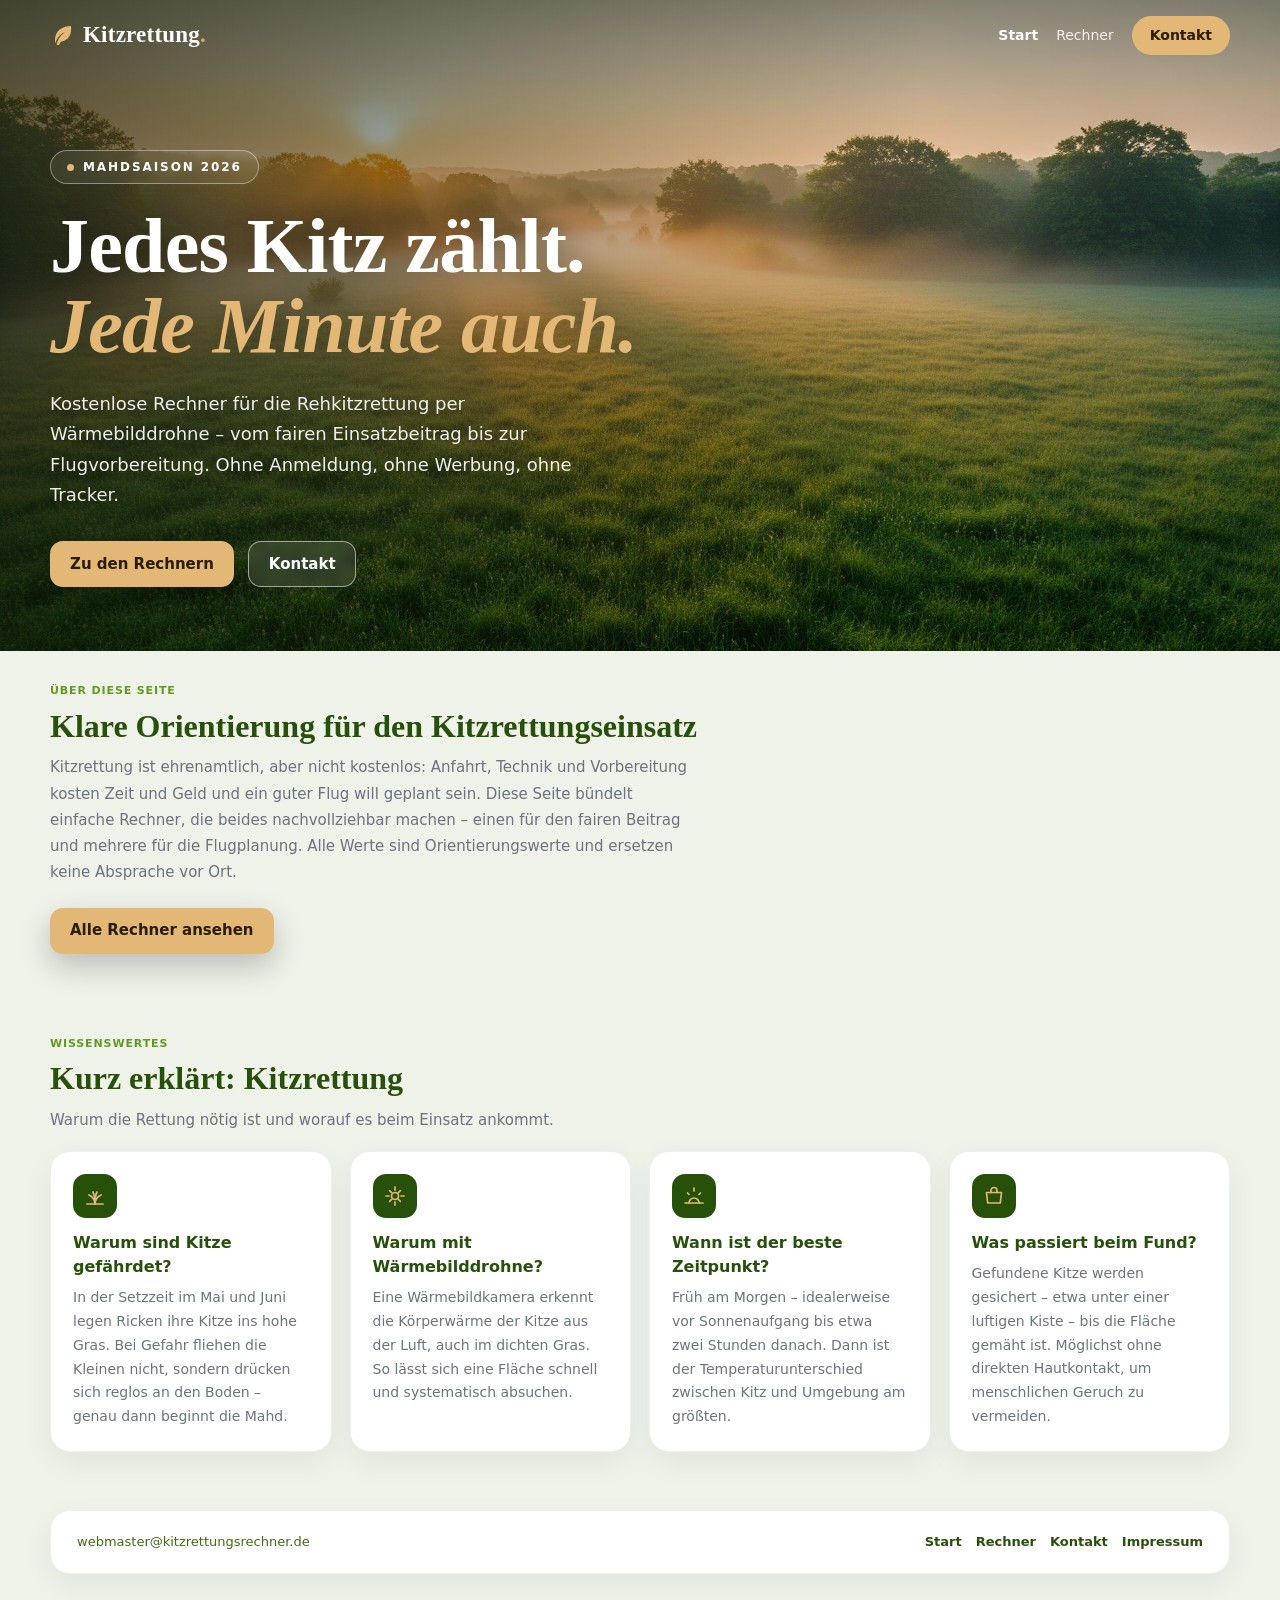
<file: index.html>
<!DOCTYPE html>
<html lang="de">
<head>
  <meta charset="UTF-8" />
  <meta name="viewport" content="width=device-width, initial-scale=1.0" />
  <title>Kitzrettung – Rechner für den Drohneneinsatz vor der Mahd</title>
  <meta name="description" content="Kostenlose Rechner für die Rehkitzrettung per Wärmebilddrohne: fairer Spendenbeitrag, Bodenauflösung, Geschwindigkeit, Flughöhe, Anzeigedauer und mehr." />
  <link rel="stylesheet" href="styles.css" />
</head>
<body class="home">

  <header class="site-header" id="siteHeader">
    <div class="container nav">
      <a class="brand brand--logo" href="index.html">
        <svg class="leaf" viewBox="0 0 24 24" fill="currentColor" aria-hidden="true">
          <path d="M21 3C11.6 3 5 8.4 5 17c0 1.3.15 2.5.45 3.6.95-4.3 3.6-8.9 9.55-11.6-5.2 3.9-7.9 8.6-8.5 13H9c.5-1.2 1.2-2.3 2-3.3C19 17.4 22 10.6 21 3Z"/>
        </svg>
        <span class="logo-word">Kitzrettung<span class="dot-accent">.</span></span>
      </a>
      <nav class="nav-links">
        <a href="index.html" class="active">Start</a>
        <a href="rechner.html">Rechner</a>
        <a href="kontakt.html" class="nav-cta nav-cta--amber">Kontakt</a>
      </nav>
    </div>
  </header>

  <main id="top">

    <!-- Foto-Hero -->
    <section class="photo-hero">
      <div class="container">
        <div class="ph-inner">
          <span class="ph-eyebrow"><span class="dot"></span> Mahdsaison 2026</span>
          <h1 class="ph-title">Jedes Kitz zählt.<br><span class="it">Jede Minute auch.</span></h1>
          <p class="ph-lead">
            Kostenlose Rechner für die Rehkitzrettung per Wärmebilddrohne – vom fairen Einsatzbeitrag bis zur Flugvorbereitung. Ohne Anmeldung, ohne Werbung, ohne Tracker.
          </p>
          <div class="ph-actions">
            <a class="btn btn-amber" href="rechner.html">Zu den Rechnern</a>
            <a class="btn btn-ghost-light" href="kontakt.html">Kontakt</a>
          </div>
        </div>
      </div>
    </section>

    <!-- Über die Seite -->
    <section class="section">
      <div class="container">
        <div class="section-head">
          <div class="section-kicker">Über diese Seite</div>
          <h2 class="section-title">Klare Orientierung für den Kitzrettungseinsatz</h2>
          <p class="section-text">
            Kitzrettung ist ehrenamtlich, aber nicht kostenlos: Anfahrt, Technik und Vorbereitung kosten Zeit und Geld und ein guter Flug will geplant sein. Diese Seite bündelt einfache Rechner, die beides nachvollziehbar machen – einen für den fairen Beitrag und mehrere für die Flugplanung. Alle Werte sind Orientierungswerte und ersetzen keine Absprache vor Ort.
          </p>
          <div class="ph-actions" style="margin-top:22px;">
            <a class="btn btn-amber" href="rechner.html">Alle Rechner ansehen</a>
          </div>
        </div>
      </div>
    </section>

    <!-- Wissenswertes -->
    <section class="section">
      <div class="container">
        <div class="section-head">
          <div class="section-kicker">Wissenswertes</div>
          <h2 class="section-title">Kurz erklärt: Kitzrettung</h2>
          <p class="section-text">
            Warum die Rettung nötig ist und worauf es beim Einsatz ankommt.
          </p>
        </div>
        <div class="card-grid">

          <article class="info-card">
            <div class="info-icon">
              <svg viewBox="0 0 24 24" fill="none" stroke="currentColor" stroke-width="1.7" stroke-linecap="round" stroke-linejoin="round" aria-hidden="true"><path d="M4 20h16"/><path d="M12 20c0-5 0-8 2-12"/><path d="M12 20c0-5 0-8-2-12"/><path d="M12 20c0-4 2-7 6-9"/><path d="M12 20c0-4-2-7-6-9"/></svg>
            </div>
            <h3>Warum sind Kitze gefährdet?</h3>
            <p>In der Setzzeit im Mai und Juni legen Ricken ihre Kitze ins hohe Gras. Bei Gefahr fliehen die Kleinen nicht, sondern drücken sich reglos an den Boden – genau dann beginnt die Mahd.</p>
          </article>

          <article class="info-card">
            <div class="info-icon">
              <svg viewBox="0 0 24 24" fill="none" stroke="currentColor" stroke-width="1.7" stroke-linecap="round" stroke-linejoin="round" aria-hidden="true"><circle cx="12" cy="12" r="3.5"/><path d="M12 3v3M12 18v3M3 12h3M18 12h3"/><path d="M6.6 6.6 8.6 8.6M17.4 6.6 15.4 8.6M6.6 17.4 8.6 15.4M17.4 17.4 15.4 15.4"/></svg>
            </div>
            <h3>Warum mit Wärmebilddrohne?</h3>
            <p>Eine Wärmebildkamera erkennt die Körperwärme der Kitze aus der Luft, auch im dichten Gras. So lässt sich eine Fläche schnell und systematisch absuchen.</p>
          </article>

          <article class="info-card">
            <div class="info-icon">
              <svg viewBox="0 0 24 24" fill="none" stroke="currentColor" stroke-width="1.7" stroke-linecap="round" stroke-linejoin="round" aria-hidden="true"><path d="M3 19h18"/><path d="M12 4v3"/><path d="M5.5 9 7 10.5M18.5 9 17 10.5"/><path d="M7 19a5 5 0 0 1 10 0"/></svg>
            </div>
            <h3>Wann ist der beste Zeitpunkt?</h3>
            <p>Früh am Morgen – idealerweise vor Sonnenaufgang bis etwa zwei Stunden danach. Dann ist der Temperaturunterschied zwischen Kitz und Umgebung am größten.</p>
          </article>

          <article class="info-card">
            <div class="info-icon">
              <svg viewBox="0 0 24 24" fill="none" stroke="currentColor" stroke-width="1.7" stroke-linecap="round" stroke-linejoin="round" aria-hidden="true"><path d="M4.5 8.5h15l-1.2 10.5H5.7L4.5 8.5Z"/><path d="M9 8.5V6.5a3 3 0 0 1 6 0v2"/></svg>
            </div>
            <h3>Was passiert beim Fund?</h3>
            <p>Gefundene Kitze werden gesichert – etwa unter einer luftigen Kiste – bis die Fläche gemäht ist. Möglichst ohne direkten Hautkontakt, um menschlichen Geruch zu vermeiden.</p>
          </article>

        </div>
      </div>
    </section>

  </main>

  <footer class="site-footer">
    <div class="container footer-shell">
      <div class="footer-copy">
        <a href="mailto:webmaster@kitzrettungsrechner.de">webmaster@kitzrettungsrechner.de</a>
      </div>
      <div class="footer-links">
        <a href="index.html">Start</a>
        <a href="rechner.html">Rechner</a>
        <a href="kontakt.html">Kontakt</a>
        <a href="impressum.html">Impressum</a>
      </div>
    </div>
  </footer>

  <script>
    const onScroll = () => document.body.classList.toggle('scrolled', window.scrollY > 40);
    window.addEventListener('scroll', onScroll, { passive: true });
    onScroll();
  </script>

</body>
</html>
</file>
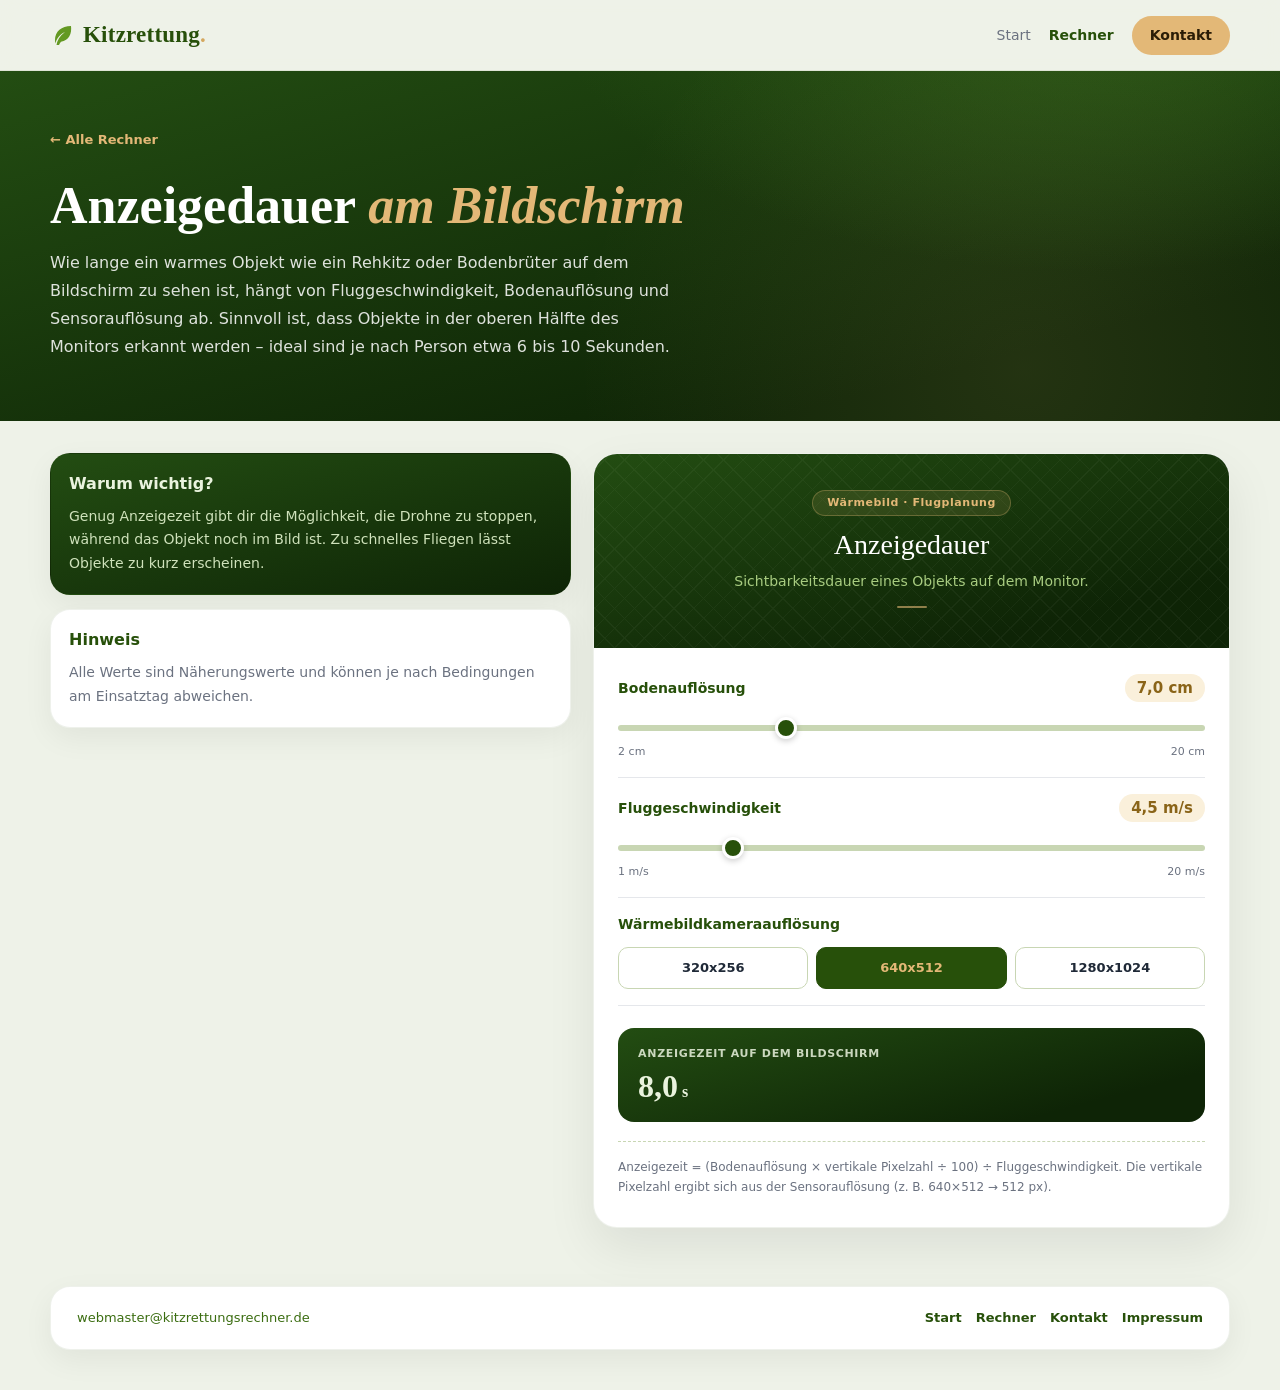
<file: anzeigedauer.html>
<!DOCTYPE html>
<html lang="de">
<head>
  <meta charset="UTF-8" />
  <meta name="viewport" content="width=device-width, initial-scale=1.0" />
  <title>Anzeigedauer am Bildschirm – Flugplanung Kitzrettung</title>
  <meta name="description" content="Rechner für die Anzeigedauer eines Objekts auf dem Bildschirm – abhängig von Bodenauflösung, Fluggeschwindigkeit und Sensorauflösung." />
  <link rel="stylesheet" href="styles.css" />
</head>
<body>

  <header class="site-header" id="siteHeader">
    <div class="container nav">
      <a class="brand brand--logo" href="index.html">
        <svg class="leaf" viewBox="0 0 24 24" fill="currentColor" aria-hidden="true">
          <path d="M21 3C11.6 3 5 8.4 5 17c0 1.3.15 2.5.45 3.6.95-4.3 3.6-8.9 9.55-11.6-5.2 3.9-7.9 8.6-8.5 13H9c.5-1.2 1.2-2.3 2-3.3C19 17.4 22 10.6 21 3Z"/>
        </svg>
        <span class="logo-word">Kitzrettung<span class="dot-accent">.</span></span>
      </a>
      <nav class="nav-links">
        <a href="index.html">Start</a>
        <a href="rechner.html" class="active">Rechner</a>
        <a href="kontakt.html" class="nav-cta nav-cta--amber">Kontakt</a>
      </nav>
    </div>
  </header>

  <main id="top">

    <section class="subhero">
      <div class="container">
        <a class="subhero-back" href="rechner.html">← Alle Rechner</a>
        <h1 class="subhero-title">Anzeigedauer <span class="it">am Bildschirm</span></h1>
        <p class="subhero-lead">
          Wie lange ein warmes Objekt wie ein Rehkitz oder Bodenbrüter auf dem Bildschirm zu sehen ist, hängt von Fluggeschwindigkeit, Bodenauflösung und Sensorauflösung ab. Sinnvoll ist, dass Objekte in der oberen Hälfte des Monitors erkannt werden – ideal sind je nach Person etwa 6 bis 10&nbsp;Sekunden.
        </p>
      </div>
    </section>

    <section class="section">
      <div class="container">

        <div class="fcalc-stage">
          <aside class="calculator-side">
            <div class="side-card side-highlight">
              <h3>Warum wichtig?</h3>
              <p>Genug Anzeigezeit gibt dir die Möglichkeit, die Drohne zu stoppen, während das Objekt noch im Bild ist. Zu schnelles Fliegen lässt Objekte zu kurz erscheinen.</p>
            </div>
            <div class="side-card">
              <h3>Hinweis</h3>
              <p>Alle Werte sind Näherungswerte und können je nach Bedingungen am Einsatztag abweichen.</p>
            </div>
          </aside>

          <div class="fcalc-card">
            <div class="calc-hero">
              <div class="calc-pattern"></div>
              <div class="calc-hero-inner">
                <div class="calc-tag">Wärmebild · Flugplanung</div>
                <div class="calc-title">Anzeigedauer</div>
                <div class="calc-sub">Sichtbarkeitsdauer eines Objekts auf dem Monitor.</div>
                <div class="calc-divider"></div>
              </div>
            </div>

            <div class="fcalc-body">

              <div class="ffield">
                <div class="ffield-label">
                  <span class="fl-name">Bodenauflösung</span>
                  <span class="fl-value"><span id="gsd-val">7,0</span> cm</span>
                </div>
                <input type="range" id="gsd" min="2" max="20" step="0.1" value="7" />
                <div class="fl-minmax"><span>2 cm</span><span>20 cm</span></div>
              </div>

              <div class="ffield">
                <div class="ffield-label">
                  <span class="fl-name">Fluggeschwindigkeit</span>
                  <span class="fl-value"><span id="speed-val">4,5</span> m/s</span>
                </div>
                <input type="range" id="speed" min="1" max="20" step="0.1" value="4.5" />
                <div class="fl-minmax"><span>1 m/s</span><span>20 m/s</span></div>
              </div>

              <div class="ffield">
                <div class="ffield-label">
                  <span class="fl-name">Wärmebildkameraauflösung</span>
                </div>
                <div class="fradio-group" id="sensor-group"></div>
              </div>

              <div class="fresults">
                <div class="fresult">
                  <div class="fr-label">Anzeigezeit auf dem Bildschirm</div>
                  <div class="fr-value"><span id="res-zeit">8,0</span><span class="fr-unit"> s</span></div>
                </div>
              </div>

              <p class="fnote">
                Anzeigezeit = (Bodenauflösung × vertikale Pixelzahl ÷ 100) ÷ Fluggeschwindigkeit. Die vertikale Pixelzahl ergibt sich aus der Sensorauflösung (z.&nbsp;B. 640×512 → 512&nbsp;px).
              </p>

            </div>
          </div>
        </div>
      </div>
    </section>

  </main>

  <footer class="site-footer">
    <div class="container footer-shell">
      <div class="footer-copy">
        <a href="mailto:webmaster@kitzrettungsrechner.de">webmaster@kitzrettungsrechner.de</a>
      </div>
      <div class="footer-links">
        <a href="index.html">Start</a>
        <a href="rechner.html">Rechner</a>
        <a href="kontakt.html">Kontakt</a>
        <a href="impressum.html">Impressum</a>
      </div>
    </div>
  </footer>

  <script>
    const SENSOREN = [
      { name: '320x256',   vert: 256  },
      { name: '640x512',   vert: 512  },
      { name: '1280x1024', vert: 1024 }
    ];
    let aktiv = 1; // 640x512

    function deNum(n, dec) {
      return n.toLocaleString('de-DE', { minimumFractionDigits: dec, maximumFractionDigits: dec });
    }

    function renderSensoren() {
      const g = document.getElementById('sensor-group');
      g.innerHTML = '';
      SENSOREN.forEach((s, i) => {
        const lbl = document.createElement('label');
        lbl.className = 'fradio' + (i === aktiv ? ' checked' : '');
        lbl.innerHTML = '<input type="radio" name="sensor" value="' + i + '"' + (i === aktiv ? ' checked' : '') + ' />' + s.name;
        lbl.querySelector('input').addEventListener('change', () => { aktiv = i; renderSensoren(); berechnen(); });
        g.appendChild(lbl);
      });
    }

    function berechnen() {
      const gsd = parseFloat(document.getElementById('gsd').value);
      const speed = parseFloat(document.getElementById('speed').value);
      const vert = SENSOREN[aktiv].vert;

      const zeit = Math.round((((gsd * vert) / 100) / speed) * 10) / 10;

      document.getElementById('gsd-val').textContent = deNum(gsd, 1);
      document.getElementById('speed-val').textContent = deNum(speed, 1);
      document.getElementById('res-zeit').textContent = deNum(zeit, 1);
    }

    ['gsd', 'speed'].forEach(id =>
      document.getElementById(id).addEventListener('input', berechnen)
    );
    renderSensoren();
    berechnen();
  </script>

</body>
</html>
</file>
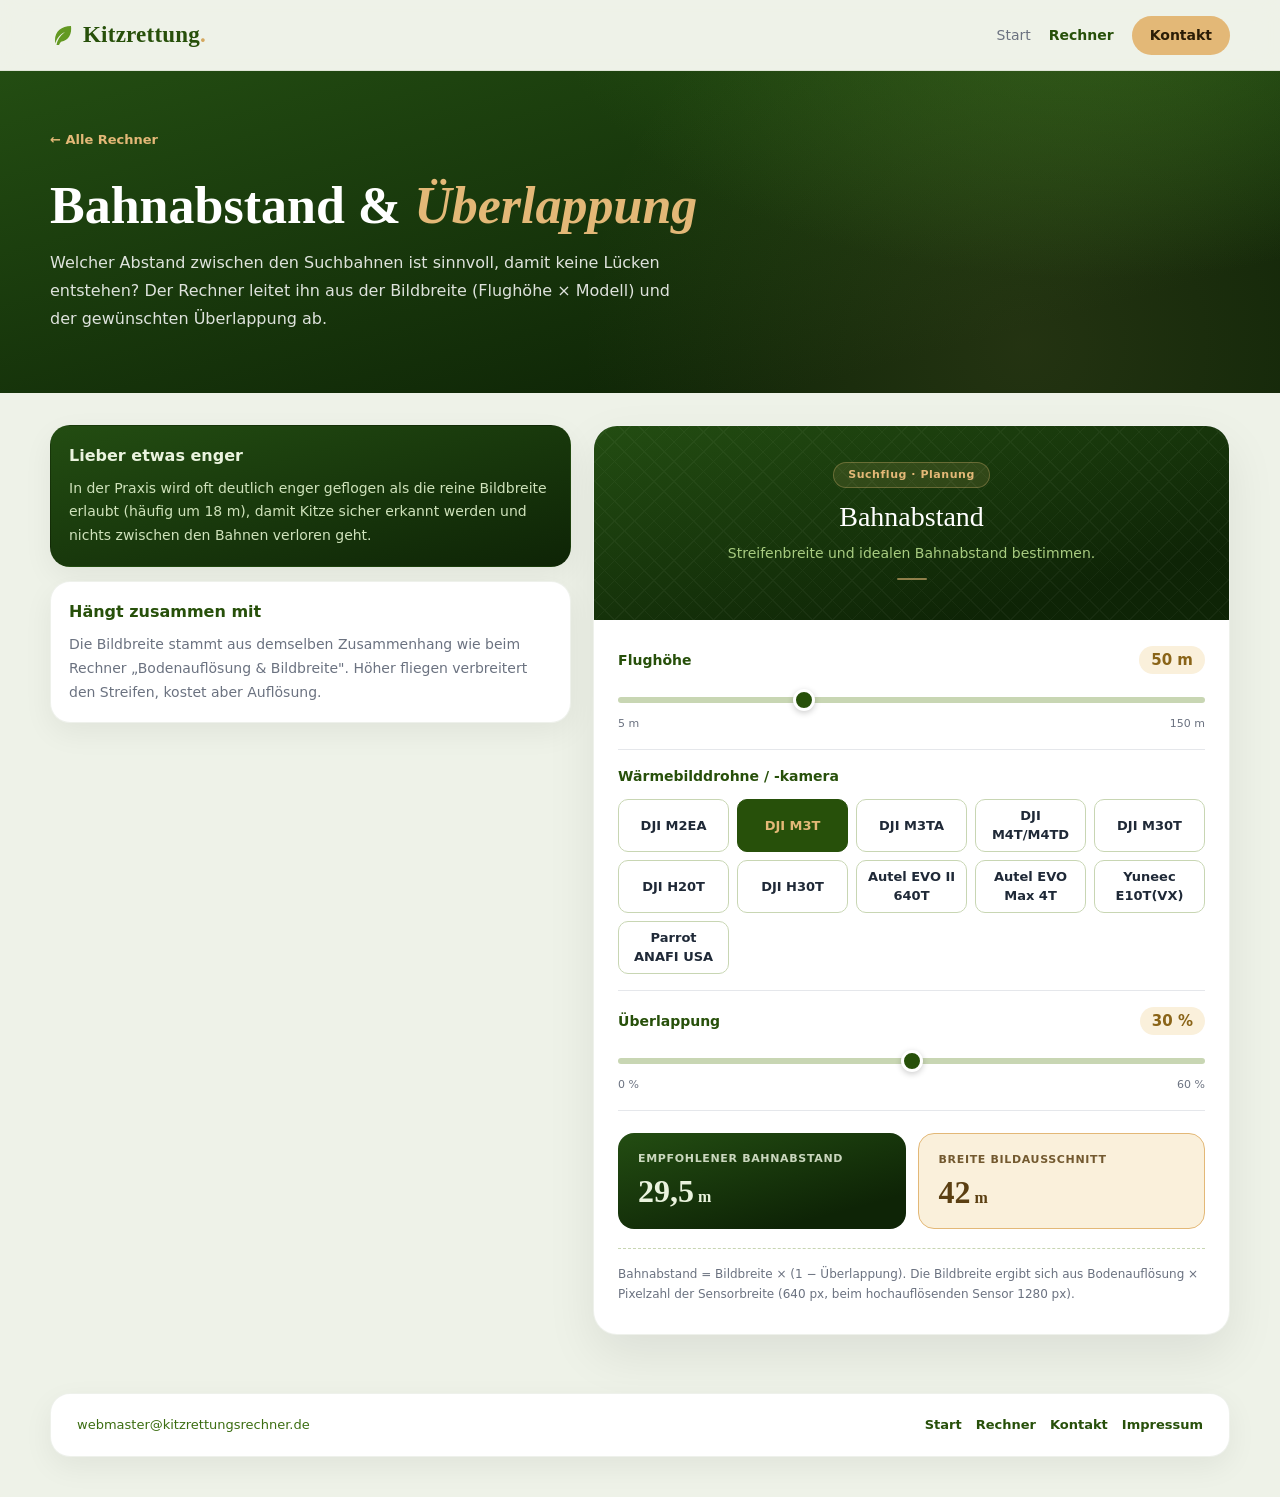
<file: bahnabstand.html>
<!DOCTYPE html>
<html lang="de">
<head>
  <meta charset="UTF-8" />
  <meta name="viewport" content="width=device-width, initial-scale=1.0" />
  <title>Bahnabstand & Überlappung – Kitzrettung</title>
  <meta name="description" content="Rechner für den idealen Bahnabstand beim Suchflug – aus Flughöhe, Drohnenmodell und gewünschter Überlappung des Bildausschnitts." />
  <link rel="stylesheet" href="styles.css" />
</head>
<body>

  <header class="site-header" id="siteHeader">
    <div class="container nav">
      <a class="brand brand--logo" href="index.html">
        <svg class="leaf" viewBox="0 0 24 24" fill="currentColor" aria-hidden="true">
          <path d="M21 3C11.6 3 5 8.4 5 17c0 1.3.15 2.5.45 3.6.95-4.3 3.6-8.9 9.55-11.6-5.2 3.9-7.9 8.6-8.5 13H9c.5-1.2 1.2-2.3 2-3.3C19 17.4 22 10.6 21 3Z"/>
        </svg>
        <span class="logo-word">Kitzrettung<span class="dot-accent">.</span></span>
      </a>
      <nav class="nav-links">
        <a href="index.html">Start</a>
        <a href="rechner.html" class="active">Rechner</a>
        <a href="kontakt.html" class="nav-cta nav-cta--amber">Kontakt</a>
      </nav>
    </div>
  </header>

  <main id="top">

    <section class="subhero">
      <div class="container">
        <a class="subhero-back" href="rechner.html">← Alle Rechner</a>
        <h1 class="subhero-title">Bahnabstand & <span class="it">Überlappung</span></h1>
        <p class="subhero-lead">
          Welcher Abstand zwischen den Suchbahnen ist sinnvoll, damit keine Lücken entstehen? Der Rechner leitet ihn aus der Bildbreite (Flughöhe × Modell) und der gewünschten Überlappung ab.
        </p>
      </div>
    </section>

    <section class="section">
      <div class="container">

        <div class="fcalc-stage">
          <aside class="calculator-side">
            <div class="side-card side-highlight">
              <h3>Lieber etwas enger</h3>
              <p>In der Praxis wird oft deutlich enger geflogen als die reine Bildbreite erlaubt (häufig um 18&nbsp;m), damit Kitze sicher erkannt werden und nichts zwischen den Bahnen verloren geht.</p>
            </div>
            <div class="side-card">
              <h3>Hängt zusammen mit</h3>
              <p>Die Bildbreite stammt aus demselben Zusammenhang wie beim Rechner „Bodenauflösung & Bildbreite". Höher fliegen verbreitert den Streifen, kostet aber Auflösung.</p>
            </div>
          </aside>

          <div class="fcalc-card">
            <div class="calc-hero">
              <div class="calc-pattern"></div>
              <div class="calc-hero-inner">
                <div class="calc-tag">Suchflug · Planung</div>
                <div class="calc-title">Bahnabstand</div>
                <div class="calc-sub">Streifenbreite und idealen Bahnabstand bestimmen.</div>
                <div class="calc-divider"></div>
              </div>
            </div>

            <div class="fcalc-body">

              <div class="ffield">
                <div class="ffield-label">
                  <span class="fl-name">Flughöhe</span>
                  <span class="fl-value"><span id="hoehe-val">50</span> m</span>
                </div>
                <input type="range" id="hoehe" min="5" max="150" step="1" value="50" />
                <div class="fl-minmax"><span>5 m</span><span>150 m</span></div>
              </div>

              <div class="ffield">
                <div class="ffield-label">
                  <span class="fl-name">Wärmebilddrohne / -kamera</span>
                </div>
                <div class="fradio-group" id="drohne-group"></div>
              </div>

              <div class="ffield">
                <div class="ffield-label">
                  <span class="fl-name">Überlappung</span>
                  <span class="fl-value"><span id="ol-val">30</span> %</span>
                </div>
                <input type="range" id="ol" min="0" max="60" step="1" value="30" />
                <div class="fl-minmax"><span>0 %</span><span>60 %</span></div>
              </div>

              <div class="fresults">
                <div class="fresult">
                  <div class="fr-label">Empfohlener Bahnabstand</div>
                  <div class="fr-value"><span id="res-bahn">29,6</span><span class="fr-unit"> m</span></div>
                </div>
                <div class="fresult secondary">
                  <div class="fr-label">Breite Bildausschnitt</div>
                  <div class="fr-value"><span id="res-breite">42</span><span class="fr-unit"> m</span></div>
                </div>
              </div>

              <p class="fnote">
                Bahnabstand = Bildbreite × (1 − Überlappung). Die Bildbreite ergibt sich aus Bodenauflösung × Pixelzahl der Sensorbreite (640&nbsp;px, beim hochauflösenden Sensor 1280&nbsp;px).
              </p>

            </div>
          </div>
        </div>
      </div>
    </section>

  </main>

  <footer class="site-footer">
    <div class="container footer-shell">
      <div class="footer-copy">
        <a href="mailto:webmaster@kitzrettungsrechner.de">webmaster@kitzrettungsrechner.de</a>
      </div>
      <div class="footer-links">
        <a href="index.html">Start</a>
        <a href="rechner.html">Rechner</a>
        <a href="kontakt.html">Kontakt</a>
        <a href="impressum.html">Impressum</a>
      </div>
    </div>
  </footer>

  <script>
    const DROHNEN = [
      { name: 'DJI M2EA',          factor: 0.1319, px: 640  },
      { name: 'DJI M3T',           factor: 0.1319, px: 640  },
      { name: 'DJI M3TA',          factor: 0.088,  px: 640  },
      { name: 'DJI M4T/M4TD',      factor: 0.1,    px: 640  },
      { name: 'DJI M30T',          factor: 0.1319, px: 640  },
      { name: 'DJI H20T',          factor: 0.0889, px: 640  },
      { name: 'DJI H30T',          factor: 0.05,   px: 1280 },
      { name: 'Autel EVO II 640T', factor: 0.092,  px: 640  },
      { name: 'Autel EVO Max 4T',  factor: 0.092,  px: 640  },
      { name: 'Yuneec E10T(VX)',   factor: 0.090,  px: 640  },
      { name: 'Parrot ANAFI USA',  factor: 0.291,  px: 320  }
    ];
    let aktiv = 1; // DJI M3T

    function deNum(n, dec) {
      return n.toLocaleString('de-DE', { minimumFractionDigits: dec, maximumFractionDigits: dec });
    }

    function renderDrohnen() {
      const g = document.getElementById('drohne-group');
      g.innerHTML = '';
      DROHNEN.forEach((d, i) => {
        const lbl = document.createElement('label');
        lbl.className = 'fradio' + (i === aktiv ? ' checked' : '');
        lbl.innerHTML = '<input type="radio" name="drohne" value="' + i + '"' + (i === aktiv ? ' checked' : '') + ' />' + d.name;
        lbl.querySelector('input').addEventListener('change', () => { aktiv = i; renderDrohnen(); berechnen(); });
        g.appendChild(lbl);
      });
    }

    function berechnen() {
      const hoehe = parseFloat(document.getElementById('hoehe').value);
      const ol = parseFloat(document.getElementById('ol').value);
      const factor = DROHNEN[aktiv].factor;
      const px = DROHNEN[aktiv].px;

      const breite = (hoehe * factor) * (px / 100);
      const bahn = breite * (1 - ol / 100);

      document.getElementById('hoehe-val').textContent = deNum(hoehe, 0);
      document.getElementById('ol-val').textContent = deNum(ol, 0);
      document.getElementById('res-breite').textContent = deNum(Math.round(breite), 0);
      document.getElementById('res-bahn').textContent = deNum(bahn, 1);
    }

    document.getElementById('hoehe').addEventListener('input', berechnen);
    document.getElementById('ol').addEventListener('input', berechnen);
    renderDrohnen();
    berechnen();
  </script>

</body>
</html>
</file>
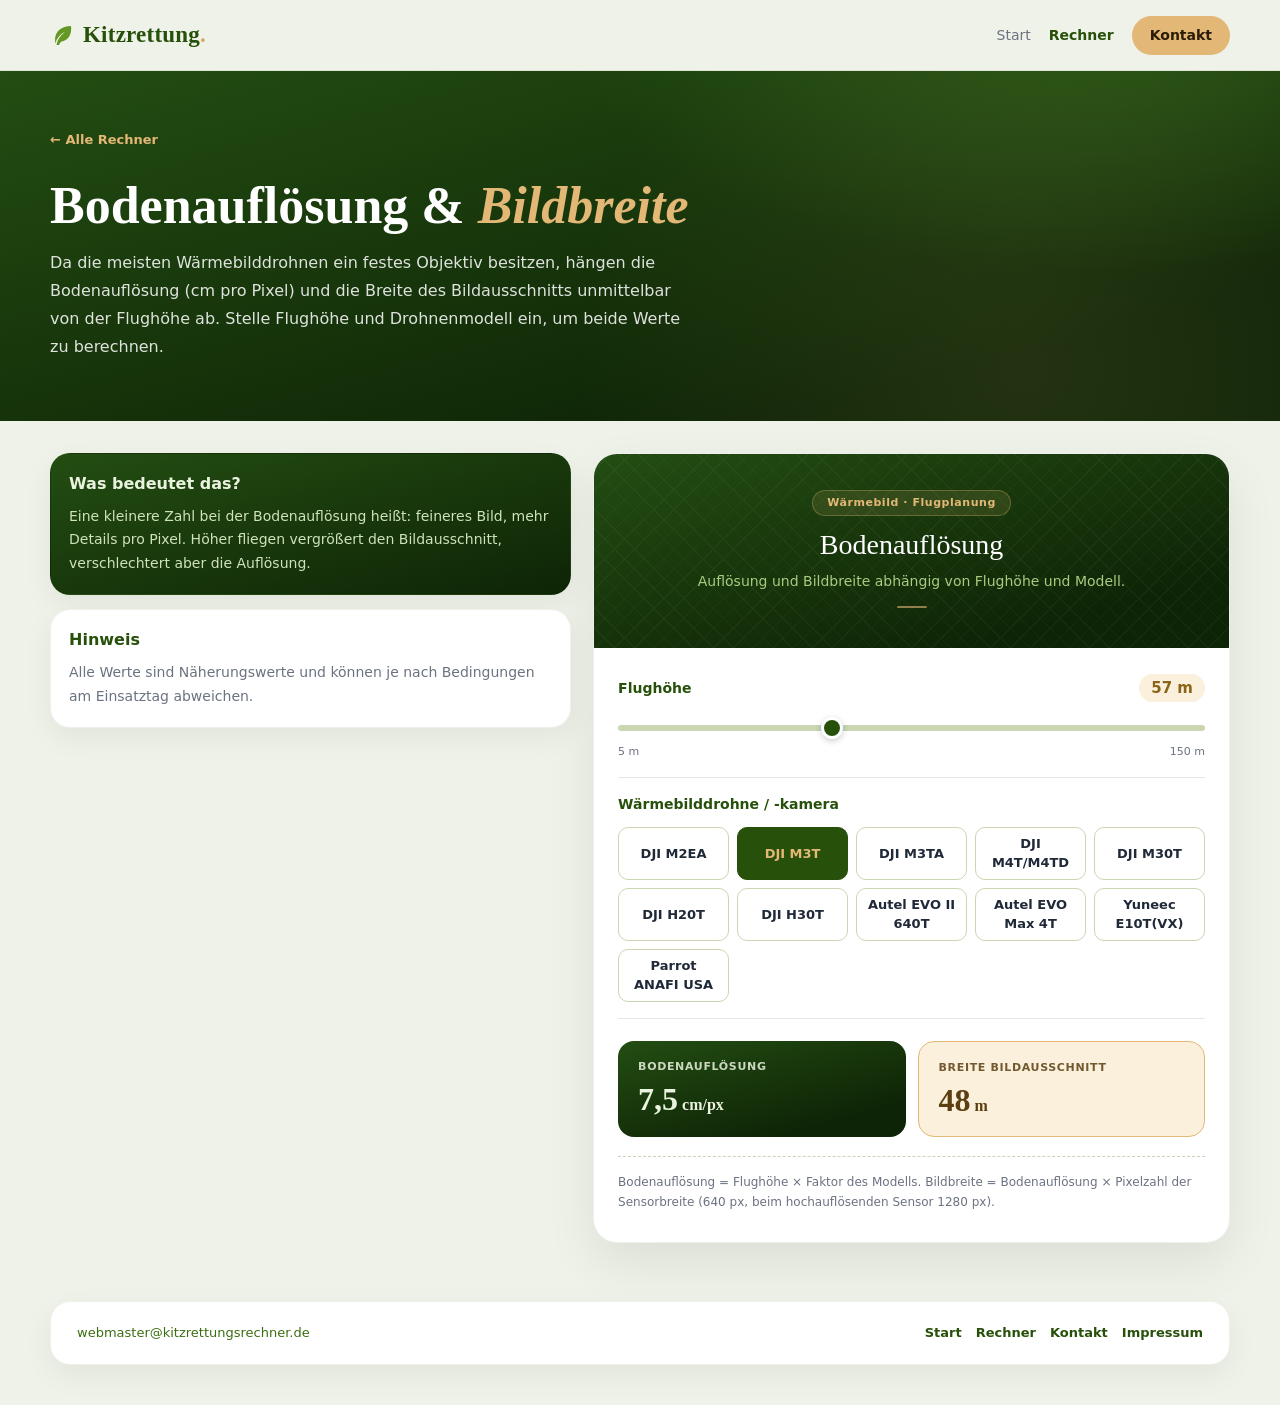
<file: bodenaufloesung.html>
<!DOCTYPE html>
<html lang="de">
<head>
  <meta charset="UTF-8" />
  <meta name="viewport" content="width=device-width, initial-scale=1.0" />
  <title>Bodenauflösung & Bildbreite – Flugplanung Kitzrettung</title>
  <meta name="description" content="Rechner für Bodenauflösung (cm/px) und Breite des Bildausschnitts eines Wärmebildes – abhängig von Flughöhe und Drohnenmodell." />
  <link rel="stylesheet" href="styles.css" />
</head>
<body>

  <header class="site-header" id="siteHeader">
    <div class="container nav">
      <a class="brand brand--logo" href="index.html">
        <svg class="leaf" viewBox="0 0 24 24" fill="currentColor" aria-hidden="true">
          <path d="M21 3C11.6 3 5 8.4 5 17c0 1.3.15 2.5.45 3.6.95-4.3 3.6-8.9 9.55-11.6-5.2 3.9-7.9 8.6-8.5 13H9c.5-1.2 1.2-2.3 2-3.3C19 17.4 22 10.6 21 3Z"/>
        </svg>
        <span class="logo-word">Kitzrettung<span class="dot-accent">.</span></span>
      </a>
      <nav class="nav-links">
        <a href="index.html">Start</a>
        <a href="rechner.html" class="active">Rechner</a>
        <a href="kontakt.html" class="nav-cta nav-cta--amber">Kontakt</a>
      </nav>
    </div>
  </header>

  <main id="top">

    <section class="subhero">
      <div class="container">
        <a class="subhero-back" href="rechner.html">← Alle Rechner</a>
        <h1 class="subhero-title">Bodenauflösung & <span class="it">Bildbreite</span></h1>
        <p class="subhero-lead">
          Da die meisten Wärmebilddrohnen ein festes Objektiv besitzen, hängen die Bodenauflösung (cm pro Pixel) und die Breite des Bildausschnitts unmittelbar von der Flughöhe ab. Stelle Flughöhe und Drohnenmodell ein, um beide Werte zu berechnen.
        </p>
      </div>
    </section>

    <section class="section">
      <div class="container">

        <div class="fcalc-stage">
          <aside class="calculator-side">
            <div class="side-card side-highlight">
              <h3>Was bedeutet das?</h3>
              <p>Eine kleinere Zahl bei der Bodenauflösung heißt: feineres Bild, mehr Details pro Pixel. Höher fliegen vergrößert den Bildausschnitt, verschlechtert aber die Auflösung.</p>
            </div>
            <div class="side-card">
              <h3>Hinweis</h3>
              <p>Alle Werte sind Näherungswerte und können je nach Bedingungen am Einsatztag abweichen.</p>
            </div>
          </aside>

          <div class="fcalc-card">
            <div class="calc-hero">
              <div class="calc-pattern"></div>
              <div class="calc-hero-inner">
                <div class="calc-tag">Wärmebild · Flugplanung</div>
                <div class="calc-title">Bodenauflösung</div>
                <div class="calc-sub">Auflösung und Bildbreite abhängig von Flughöhe und Modell.</div>
                <div class="calc-divider"></div>
              </div>
            </div>

            <div class="fcalc-body">

              <div class="ffield">
                <div class="ffield-label">
                  <span class="fl-name">Flughöhe</span>
                  <span class="fl-value"><span id="hoehe-val">57</span> m</span>
                </div>
                <input type="range" id="hoehe" min="5" max="150" step="1" value="57" />
                <div class="fl-minmax"><span>5 m</span><span>150 m</span></div>
              </div>

              <div class="ffield">
                <div class="ffield-label">
                  <span class="fl-name">Wärmebilddrohne / -kamera</span>
                </div>
                <div class="fradio-group" id="drohne-group"></div>
              </div>

              <div class="fresults">
                <div class="fresult">
                  <div class="fr-label">Bodenauflösung</div>
                  <div class="fr-value"><span id="res-gsd">7,5</span><span class="fr-unit"> cm/px</span></div>
                </div>
                <div class="fresult secondary">
                  <div class="fr-label">Breite Bildausschnitt</div>
                  <div class="fr-value"><span id="res-breite">48</span><span class="fr-unit"> m</span></div>
                </div>
              </div>

              <p class="fnote">
                Bodenauflösung = Flughöhe × Faktor des Modells. Bildbreite = Bodenauflösung × Pixelzahl der Sensorbreite (640&nbsp;px, beim hochauflösenden Sensor 1280&nbsp;px).
              </p>

            </div>
          </div>
        </div>
      </div>
    </section>

  </main>

  <footer class="site-footer">
    <div class="container footer-shell">
      <div class="footer-copy">
        <a href="mailto:webmaster@kitzrettungsrechner.de">webmaster@kitzrettungsrechner.de</a>
      </div>
      <div class="footer-links">
        <a href="index.html">Start</a>
        <a href="rechner.html">Rechner</a>
        <a href="kontakt.html">Kontakt</a>
        <a href="impressum.html">Impressum</a>
      </div>
    </div>
  </footer>

  <script>
    const DROHNEN = [
      { name: 'DJI M2EA',          factor: 0.1319, px: 640  },
      { name: 'DJI M3T',           factor: 0.1319, px: 640  },
      { name: 'DJI M3TA',          factor: 0.088,  px: 640  },
      { name: 'DJI M4T/M4TD',      factor: 0.1,    px: 640  },
      { name: 'DJI M30T',          factor: 0.1319, px: 640  },
      { name: 'DJI H20T',          factor: 0.0889, px: 640  },
      { name: 'DJI H30T',          factor: 0.05,   px: 1280 },
      { name: 'Autel EVO II 640T', factor: 0.092,  px: 640  },
      { name: 'Autel EVO Max 4T',  factor: 0.092,  px: 640  },
      { name: 'Yuneec E10T(VX)',   factor: 0.090,  px: 640  },
      { name: 'Parrot ANAFI USA',  factor: 0.291,  px: 320  }
    ];
    let aktiv = 1; // DJI M3T

    function deNum(n, dec) {
      return n.toLocaleString('de-DE', { minimumFractionDigits: dec, maximumFractionDigits: dec });
    }

    function renderDrohnen() {
      const g = document.getElementById('drohne-group');
      g.innerHTML = '';
      DROHNEN.forEach((d, i) => {
        const lbl = document.createElement('label');
        lbl.className = 'fradio' + (i === aktiv ? ' checked' : '');
        lbl.innerHTML = '<input type="radio" name="drohne" value="' + i + '"' + (i === aktiv ? ' checked' : '') + ' />' + d.name;
        lbl.querySelector('input').addEventListener('change', () => { aktiv = i; renderDrohnen(); berechnen(); });
        g.appendChild(lbl);
      });
    }

    function berechnen() {
      const hoehe = parseFloat(document.getElementById('hoehe').value);
      const factor = DROHNEN[aktiv].factor;
      const px = DROHNEN[aktiv].px;

      const gsd = Math.round((hoehe * factor) * 10) / 10;
      const breite = Math.round((hoehe * factor) * (px / 100));

      document.getElementById('hoehe-val').textContent = hoehe;
      document.getElementById('res-gsd').textContent = deNum(gsd, 1);
      document.getElementById('res-breite').textContent = deNum(breite, 0);
    }

    document.getElementById('hoehe').addEventListener('input', berechnen);
    renderDrohnen();
    berechnen();
  </script>

</body>
</html>
</file>
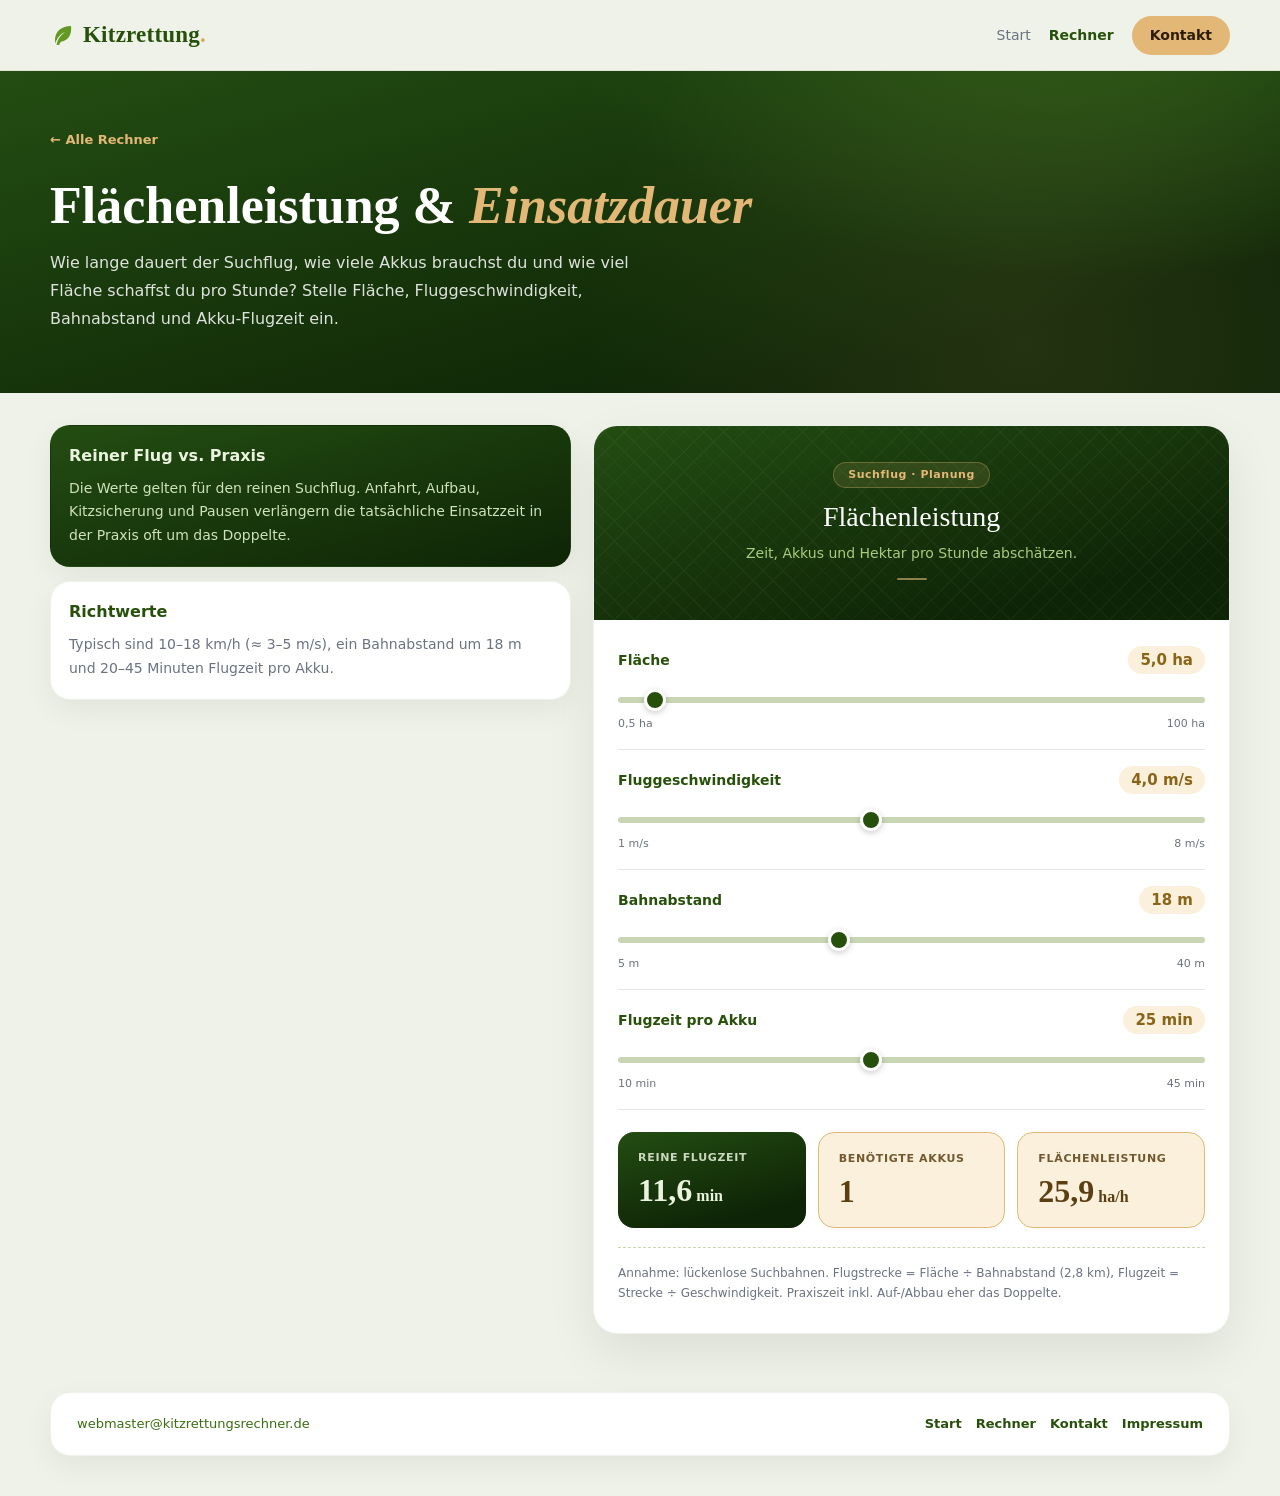
<file: flaechenleistung.html>
<!DOCTYPE html>
<html lang="de">
<head>
  <meta charset="UTF-8" />
  <meta name="viewport" content="width=device-width, initial-scale=1.0" />
  <title>Flächenleistung & Einsatzdauer – Kitzrettung</title>
  <meta name="description" content="Rechner für Flächenleistung und Einsatzdauer beim Suchflug: benötigte Zeit, Anzahl Akkus und Hektar pro Stunde – abhängig von Fläche, Geschwindigkeit und Bahnabstand." />
  <link rel="stylesheet" href="styles.css" />
</head>
<body>

  <header class="site-header" id="siteHeader">
    <div class="container nav">
      <a class="brand brand--logo" href="index.html">
        <svg class="leaf" viewBox="0 0 24 24" fill="currentColor" aria-hidden="true">
          <path d="M21 3C11.6 3 5 8.4 5 17c0 1.3.15 2.5.45 3.6.95-4.3 3.6-8.9 9.55-11.6-5.2 3.9-7.9 8.6-8.5 13H9c.5-1.2 1.2-2.3 2-3.3C19 17.4 22 10.6 21 3Z"/>
        </svg>
        <span class="logo-word">Kitzrettung<span class="dot-accent">.</span></span>
      </a>
      <nav class="nav-links">
        <a href="index.html">Start</a>
        <a href="rechner.html" class="active">Rechner</a>
        <a href="kontakt.html" class="nav-cta nav-cta--amber">Kontakt</a>
      </nav>
    </div>
  </header>

  <main id="top">

    <section class="subhero">
      <div class="container">
        <a class="subhero-back" href="rechner.html">← Alle Rechner</a>
        <h1 class="subhero-title">Flächenleistung & <span class="it">Einsatzdauer</span></h1>
        <p class="subhero-lead">
          Wie lange dauert der Suchflug, wie viele Akkus brauchst du und wie viel Fläche schaffst du pro Stunde? Stelle Fläche, Fluggeschwindigkeit, Bahnabstand und Akku-Flugzeit ein.
        </p>
      </div>
    </section>

    <section class="section">
      <div class="container">

        <div class="fcalc-stage">
          <aside class="calculator-side">
            <div class="side-card side-highlight">
              <h3>Reiner Flug vs. Praxis</h3>
              <p>Die Werte gelten für den reinen Suchflug. Anfahrt, Aufbau, Kitzsicherung und Pausen verlängern die tatsächliche Einsatzzeit in der Praxis oft um das Doppelte.</p>
            </div>
            <div class="side-card">
              <h3>Richtwerte</h3>
              <p>Typisch sind 10–18&nbsp;km/h (≈&nbsp;3–5&nbsp;m/s), ein Bahnabstand um 18&nbsp;m und 20–45&nbsp;Minuten Flugzeit pro Akku.</p>
            </div>
          </aside>

          <div class="fcalc-card">
            <div class="calc-hero">
              <div class="calc-pattern"></div>
              <div class="calc-hero-inner">
                <div class="calc-tag">Suchflug · Planung</div>
                <div class="calc-title">Flächenleistung</div>
                <div class="calc-sub">Zeit, Akkus und Hektar pro Stunde abschätzen.</div>
                <div class="calc-divider"></div>
              </div>
            </div>

            <div class="fcalc-body">

              <div class="ffield">
                <div class="ffield-label">
                  <span class="fl-name">Fläche</span>
                  <span class="fl-value"><span id="flaeche-val">5,0</span> ha</span>
                </div>
                <input type="range" id="flaeche" min="0.5" max="100" step="0.5" value="5" />
                <div class="fl-minmax"><span>0,5 ha</span><span>100 ha</span></div>
              </div>

              <div class="ffield">
                <div class="ffield-label">
                  <span class="fl-name">Fluggeschwindigkeit</span>
                  <span class="fl-value"><span id="speed-val">4,0</span> m/s</span>
                </div>
                <input type="range" id="speed" min="1" max="8" step="0.1" value="4" />
                <div class="fl-minmax"><span>1 m/s</span><span>8 m/s</span></div>
              </div>

              <div class="ffield">
                <div class="ffield-label">
                  <span class="fl-name">Bahnabstand</span>
                  <span class="fl-value"><span id="bahn-val">18</span> m</span>
                </div>
                <input type="range" id="bahn" min="5" max="40" step="1" value="18" />
                <div class="fl-minmax"><span>5 m</span><span>40 m</span></div>
              </div>

              <div class="ffield">
                <div class="ffield-label">
                  <span class="fl-name">Flugzeit pro Akku</span>
                  <span class="fl-value"><span id="akku-val">25</span> min</span>
                </div>
                <input type="range" id="akku" min="10" max="45" step="1" value="25" />
                <div class="fl-minmax"><span>10 min</span><span>45 min</span></div>
              </div>

              <div class="fresults">
                <div class="fresult">
                  <div class="fr-label">Reine Flugzeit</div>
                  <div class="fr-value"><span id="res-zeit">11,6</span><span class="fr-unit"> min</span></div>
                </div>
                <div class="fresult secondary">
                  <div class="fr-label">Benötigte Akkus</div>
                  <div class="fr-value"><span id="res-akkus">1</span></div>
                </div>
                <div class="fresult secondary">
                  <div class="fr-label">Flächenleistung</div>
                  <div class="fr-value"><span id="res-leistung">25,9</span><span class="fr-unit"> ha/h</span></div>
                </div>
              </div>

              <p class="fnote">
                Annahme: lückenlose Suchbahnen. Flugstrecke = Fläche ÷ Bahnabstand (<span id="res-strecke">2,8</span>&nbsp;km), Flugzeit = Strecke ÷ Geschwindigkeit. Praxiszeit inkl. Auf-/Abbau eher das Doppelte.
              </p>

            </div>
          </div>
        </div>
      </div>
    </section>

  </main>

  <footer class="site-footer">
    <div class="container footer-shell">
      <div class="footer-copy">
        <a href="mailto:webmaster@kitzrettungsrechner.de">webmaster@kitzrettungsrechner.de</a>
      </div>
      <div class="footer-links">
        <a href="index.html">Start</a>
        <a href="rechner.html">Rechner</a>
        <a href="kontakt.html">Kontakt</a>
        <a href="impressum.html">Impressum</a>
      </div>
    </div>
  </footer>

  <script>
    function deNum(n, dec) {
      return n.toLocaleString('de-DE', { minimumFractionDigits: dec, maximumFractionDigits: dec });
    }

    function berechnen() {
      const ha = parseFloat(document.getElementById('flaeche').value);
      const v = parseFloat(document.getElementById('speed').value);
      const bahn = parseFloat(document.getElementById('bahn').value);
      const akku = parseFloat(document.getElementById('akku').value);

      const strecke_m = (ha * 10000) / bahn;
      const zeit_min = strecke_m / v / 60;
      const leistung = (v * bahn * 3600) / 10000;
      const akkus = Math.max(1, Math.ceil(zeit_min / akku));

      document.getElementById('flaeche-val').textContent = deNum(ha, 1);
      document.getElementById('speed-val').textContent = deNum(v, 1);
      document.getElementById('bahn-val').textContent = deNum(bahn, 0);
      document.getElementById('akku-val').textContent = deNum(akku, 0);

      document.getElementById('res-zeit').textContent = deNum(zeit_min, 1);
      document.getElementById('res-akkus').textContent = akkus;
      document.getElementById('res-leistung').textContent = deNum(leistung, 1);
      document.getElementById('res-strecke').textContent = deNum(strecke_m / 1000, 1);
    }

    ['flaeche', 'speed', 'bahn', 'akku'].forEach(id =>
      document.getElementById(id).addEventListener('input', berechnen)
    );
    berechnen();
  </script>

</body>
</html>
</file>
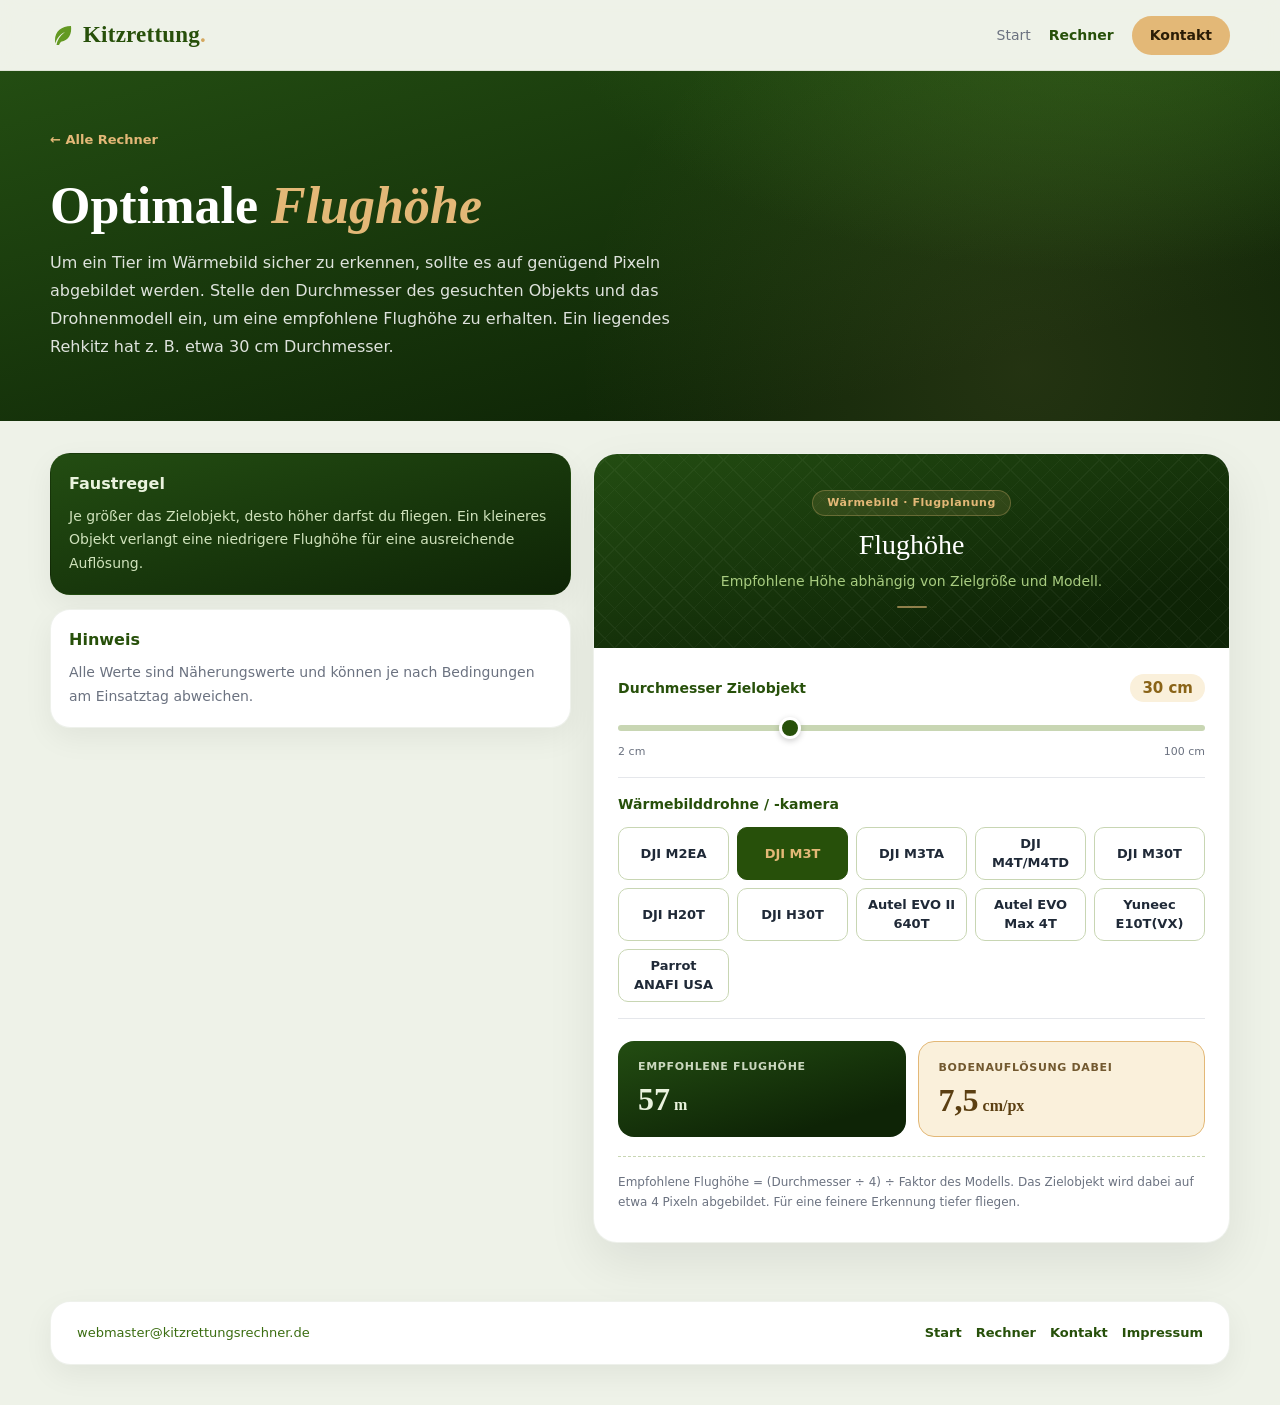
<file: flughoehe.html>
<!DOCTYPE html>
<html lang="de">
<head>
  <meta charset="UTF-8" />
  <meta name="viewport" content="width=device-width, initial-scale=1.0" />
  <title>Optimale Flughöhe – Flugplanung Kitzrettung</title>
  <meta name="description" content="Rechner für die empfohlene Flughöhe zur Erkennung eines Tieres im Wärmebild – abhängig von Zielgröße und Drohnenmodell." />
  <link rel="stylesheet" href="styles.css" />
</head>
<body>

  <header class="site-header" id="siteHeader">
    <div class="container nav">
      <a class="brand brand--logo" href="index.html">
        <svg class="leaf" viewBox="0 0 24 24" fill="currentColor" aria-hidden="true">
          <path d="M21 3C11.6 3 5 8.4 5 17c0 1.3.15 2.5.45 3.6.95-4.3 3.6-8.9 9.55-11.6-5.2 3.9-7.9 8.6-8.5 13H9c.5-1.2 1.2-2.3 2-3.3C19 17.4 22 10.6 21 3Z"/>
        </svg>
        <span class="logo-word">Kitzrettung<span class="dot-accent">.</span></span>
      </a>
      <nav class="nav-links">
        <a href="index.html">Start</a>
        <a href="rechner.html" class="active">Rechner</a>
        <a href="kontakt.html" class="nav-cta nav-cta--amber">Kontakt</a>
      </nav>
    </div>
  </header>

  <main id="top">

    <section class="subhero">
      <div class="container">
        <a class="subhero-back" href="rechner.html">← Alle Rechner</a>
        <h1 class="subhero-title">Optimale <span class="it">Flughöhe</span></h1>
        <p class="subhero-lead">
          Um ein Tier im Wärmebild sicher zu erkennen, sollte es auf genügend Pixeln abgebildet werden. Stelle den Durchmesser des gesuchten Objekts und das Drohnenmodell ein, um eine empfohlene Flughöhe zu erhalten. Ein liegendes Rehkitz hat z.&nbsp;B. etwa 30&nbsp;cm Durchmesser.
        </p>
      </div>
    </section>

    <section class="section">
      <div class="container">

        <div class="fcalc-stage">
          <aside class="calculator-side">
            <div class="side-card side-highlight">
              <h3>Faustregel</h3>
              <p>Je größer das Zielobjekt, desto höher darfst du fliegen. Ein kleineres Objekt verlangt eine niedrigere Flughöhe für eine ausreichende Auflösung.</p>
            </div>
            <div class="side-card">
              <h3>Hinweis</h3>
              <p>Alle Werte sind Näherungswerte und können je nach Bedingungen am Einsatztag abweichen.</p>
            </div>
          </aside>

          <div class="fcalc-card">
            <div class="calc-hero">
              <div class="calc-pattern"></div>
              <div class="calc-hero-inner">
                <div class="calc-tag">Wärmebild · Flugplanung</div>
                <div class="calc-title">Flughöhe</div>
                <div class="calc-sub">Empfohlene Höhe abhängig von Zielgröße und Modell.</div>
                <div class="calc-divider"></div>
              </div>
            </div>

            <div class="fcalc-body">

              <div class="ffield">
                <div class="ffield-label">
                  <span class="fl-name">Durchmesser Zielobjekt</span>
                  <span class="fl-value"><span id="durch-val">30</span> cm</span>
                </div>
                <input type="range" id="durch" min="2" max="100" step="1" value="30" />
                <div class="fl-minmax"><span>2 cm</span><span>100 cm</span></div>
              </div>

              <div class="ffield">
                <div class="ffield-label">
                  <span class="fl-name">Wärmebilddrohne / -kamera</span>
                </div>
                <div class="fradio-group" id="drohne-group"></div>
              </div>

              <div class="fresults">
                <div class="fresult">
                  <div class="fr-label">Empfohlene Flughöhe</div>
                  <div class="fr-value"><span id="res-hoehe">57</span><span class="fr-unit"> m</span></div>
                </div>
                <div class="fresult secondary">
                  <div class="fr-label">Bodenauflösung dabei</div>
                  <div class="fr-value"><span id="res-gsd">7,5</span><span class="fr-unit"> cm/px</span></div>
                </div>
              </div>

              <p class="fnote">
                Empfohlene Flughöhe = (Durchmesser ÷ 4) ÷ Faktor des Modells. Das Zielobjekt wird dabei auf etwa 4&nbsp;Pixeln abgebildet. Für eine feinere Erkennung tiefer fliegen.
              </p>

            </div>
          </div>
        </div>
      </div>
    </section>

  </main>

  <footer class="site-footer">
    <div class="container footer-shell">
      <div class="footer-copy">
        <a href="mailto:webmaster@kitzrettungsrechner.de">webmaster@kitzrettungsrechner.de</a>
      </div>
      <div class="footer-links">
        <a href="index.html">Start</a>
        <a href="rechner.html">Rechner</a>
        <a href="kontakt.html">Kontakt</a>
        <a href="impressum.html">Impressum</a>
      </div>
    </div>
  </footer>

  <script>
    const DROHNEN = [
      { name: 'DJI M2EA',          factor: 0.1319, px: 640  },
      { name: 'DJI M3T',           factor: 0.1319, px: 640  },
      { name: 'DJI M3TA',          factor: 0.088,  px: 640  },
      { name: 'DJI M4T/M4TD',      factor: 0.1,    px: 640  },
      { name: 'DJI M30T',          factor: 0.1319, px: 640  },
      { name: 'DJI H20T',          factor: 0.0889, px: 640  },
      { name: 'DJI H30T',          factor: 0.05,   px: 1280 },
      { name: 'Autel EVO II 640T', factor: 0.092,  px: 640  },
      { name: 'Autel EVO Max 4T',  factor: 0.092,  px: 640  },
      { name: 'Yuneec E10T(VX)',   factor: 0.090,  px: 640  },
      { name: 'Parrot ANAFI USA',  factor: 0.291,  px: 320  }
    ];
    let aktiv = 1; // DJI M3T

    function deNum(n, dec) {
      return n.toLocaleString('de-DE', { minimumFractionDigits: dec, maximumFractionDigits: dec });
    }

    function renderDrohnen() {
      const g = document.getElementById('drohne-group');
      g.innerHTML = '';
      DROHNEN.forEach((d, i) => {
        const lbl = document.createElement('label');
        lbl.className = 'fradio' + (i === aktiv ? ' checked' : '');
        lbl.innerHTML = '<input type="radio" name="drohne" value="' + i + '"' + (i === aktiv ? ' checked' : '') + ' />' + d.name;
        lbl.querySelector('input').addEventListener('change', () => { aktiv = i; renderDrohnen(); berechnen(); });
        g.appendChild(lbl);
      });
    }

    function berechnen() {
      const durch = parseFloat(document.getElementById('durch').value);
      const factor = DROHNEN[aktiv].factor;

      const hoehe = Math.round((durch / 4) / factor);
      const gsd = Math.round((durch / 4) * 10) / 10;

      document.getElementById('durch-val').textContent = durch;
      document.getElementById('res-hoehe').textContent = deNum(hoehe, 0);
      document.getElementById('res-gsd').textContent = deNum(gsd, 1);
    }

    document.getElementById('durch').addEventListener('input', berechnen);
    renderDrohnen();
    berechnen();
  </script>

</body>
</html>
</file>
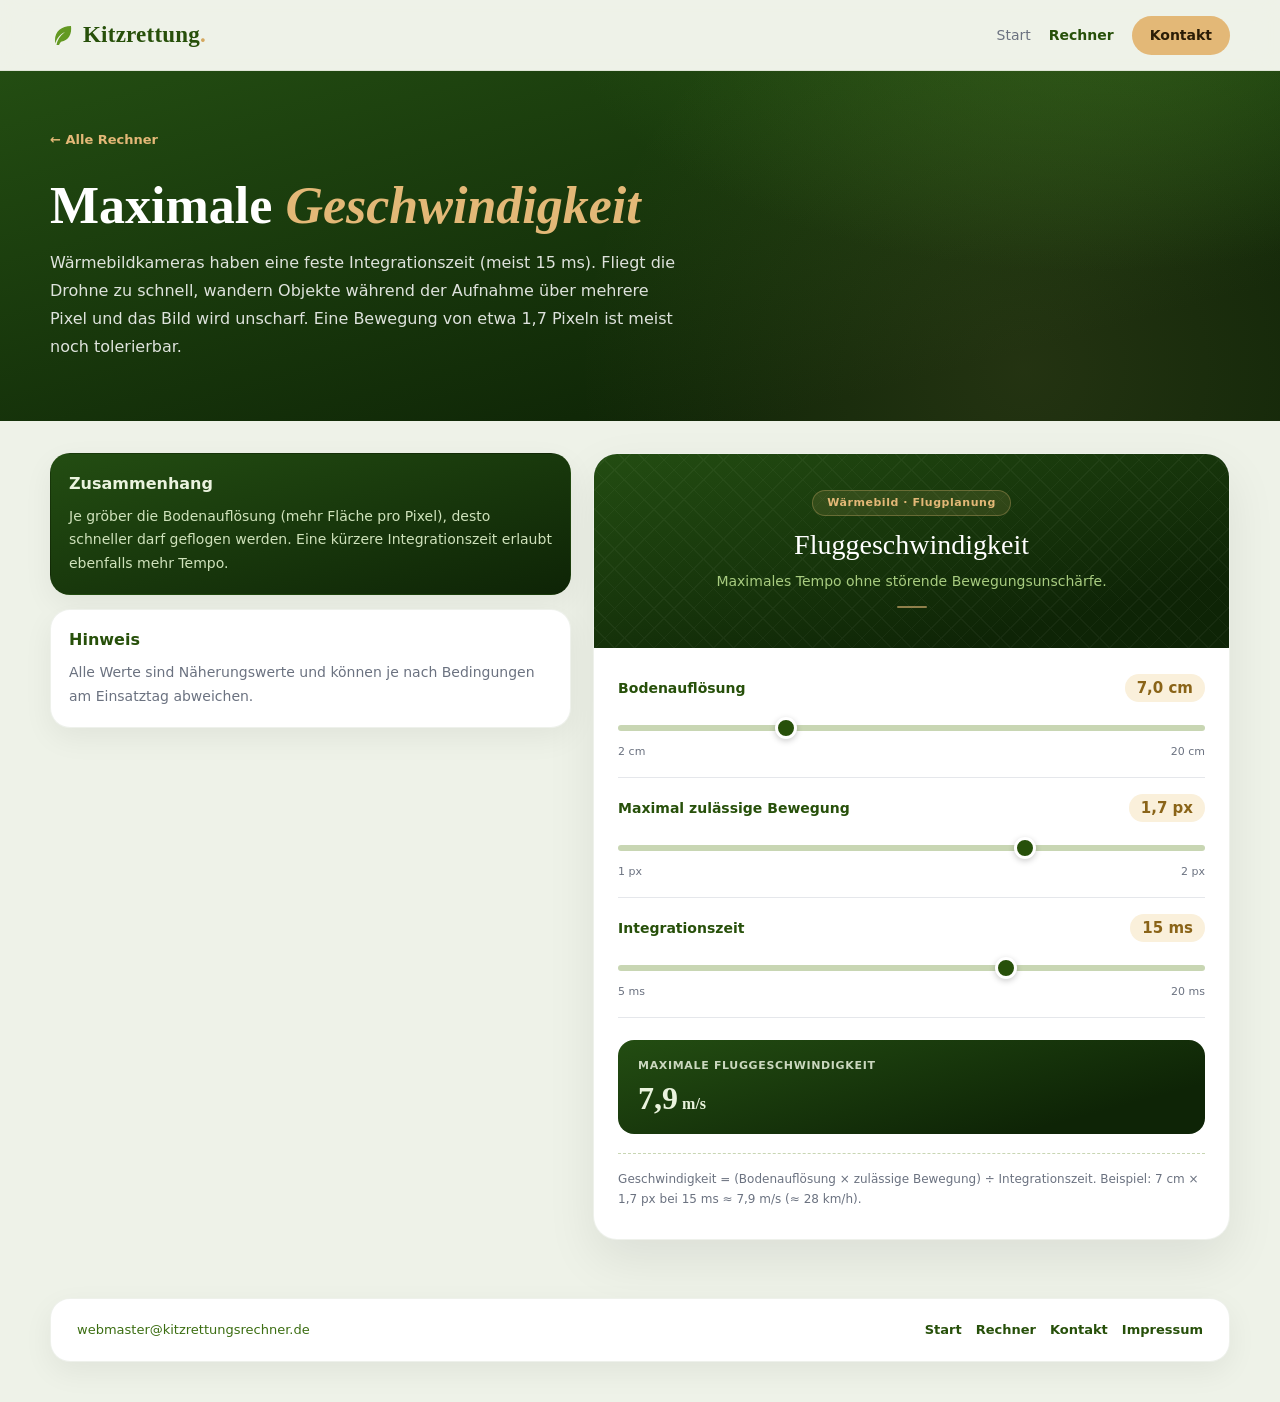
<file: geschwindigkeit.html>
<!DOCTYPE html>
<html lang="de">
<head>
  <meta charset="UTF-8" />
  <meta name="viewport" content="width=device-width, initial-scale=1.0" />
  <title>Maximale Geschwindigkeit – Flugplanung Kitzrettung</title>
  <meta name="description" content="Rechner für die maximal zulässige Fluggeschwindigkeit zur Vermeidung von Bewegungsunschärfe im Wärmebild – abhängig von Bodenauflösung und Integrationszeit." />
  <link rel="stylesheet" href="styles.css" />
</head>
<body>

  <header class="site-header" id="siteHeader">
    <div class="container nav">
      <a class="brand brand--logo" href="index.html">
        <svg class="leaf" viewBox="0 0 24 24" fill="currentColor" aria-hidden="true">
          <path d="M21 3C11.6 3 5 8.4 5 17c0 1.3.15 2.5.45 3.6.95-4.3 3.6-8.9 9.55-11.6-5.2 3.9-7.9 8.6-8.5 13H9c.5-1.2 1.2-2.3 2-3.3C19 17.4 22 10.6 21 3Z"/>
        </svg>
        <span class="logo-word">Kitzrettung<span class="dot-accent">.</span></span>
      </a>
      <nav class="nav-links">
        <a href="index.html">Start</a>
        <a href="rechner.html" class="active">Rechner</a>
        <a href="kontakt.html" class="nav-cta nav-cta--amber">Kontakt</a>
      </nav>
    </div>
  </header>

  <main id="top">

    <section class="subhero">
      <div class="container">
        <a class="subhero-back" href="rechner.html">← Alle Rechner</a>
        <h1 class="subhero-title">Maximale <span class="it">Geschwindigkeit</span></h1>
        <p class="subhero-lead">
          Wärmebildkameras haben eine feste Integrationszeit (meist 15&nbsp;ms). Fliegt die Drohne zu schnell, wandern Objekte während der Aufnahme über mehrere Pixel und das Bild wird unscharf. Eine Bewegung von etwa 1,7&nbsp;Pixeln ist meist noch tolerierbar.
        </p>
      </div>
    </section>

    <section class="section">
      <div class="container">

        <div class="fcalc-stage">
          <aside class="calculator-side">
            <div class="side-card side-highlight">
              <h3>Zusammenhang</h3>
              <p>Je gröber die Bodenauflösung (mehr Fläche pro Pixel), desto schneller darf geflogen werden. Eine kürzere Integrationszeit erlaubt ebenfalls mehr Tempo.</p>
            </div>
            <div class="side-card">
              <h3>Hinweis</h3>
              <p>Alle Werte sind Näherungswerte und können je nach Bedingungen am Einsatztag abweichen.</p>
            </div>
          </aside>

          <div class="fcalc-card">
            <div class="calc-hero">
              <div class="calc-pattern"></div>
              <div class="calc-hero-inner">
                <div class="calc-tag">Wärmebild · Flugplanung</div>
                <div class="calc-title">Fluggeschwindigkeit</div>
                <div class="calc-sub">Maximales Tempo ohne störende Bewegungsunschärfe.</div>
                <div class="calc-divider"></div>
              </div>
            </div>

            <div class="fcalc-body">

              <div class="ffield">
                <div class="ffield-label">
                  <span class="fl-name">Bodenauflösung</span>
                  <span class="fl-value"><span id="gsd-val">7,0</span> cm</span>
                </div>
                <input type="range" id="gsd" min="2" max="20" step="0.1" value="7" />
                <div class="fl-minmax"><span>2 cm</span><span>20 cm</span></div>
              </div>

              <div class="ffield">
                <div class="ffield-label">
                  <span class="fl-name">Maximal zulässige Bewegung</span>
                  <span class="fl-value"><span id="bew-val">1,7</span> px</span>
                </div>
                <input type="range" id="bew" min="1" max="2" step="0.1" value="1.7" />
                <div class="fl-minmax"><span>1 px</span><span>2 px</span></div>
              </div>

              <div class="ffield">
                <div class="ffield-label">
                  <span class="fl-name">Integrationszeit</span>
                  <span class="fl-value"><span id="int-val">15</span> ms</span>
                </div>
                <input type="range" id="int" min="5" max="20" step="1" value="15" />
                <div class="fl-minmax"><span>5 ms</span><span>20 ms</span></div>
              </div>

              <div class="fresults">
                <div class="fresult">
                  <div class="fr-label">Maximale Fluggeschwindigkeit</div>
                  <div class="fr-value"><span id="res-speed">7,9</span><span class="fr-unit"> m/s</span></div>
                </div>
              </div>

              <p class="fnote">
                Geschwindigkeit = (Bodenauflösung × zulässige Bewegung) ÷ Integrationszeit. Beispiel: 7&nbsp;cm × 1,7&nbsp;px bei 15&nbsp;ms ≈ 7,9&nbsp;m/s (≈ 28&nbsp;km/h).
              </p>

            </div>
          </div>
        </div>
      </div>
    </section>

  </main>

  <footer class="site-footer">
    <div class="container footer-shell">
      <div class="footer-copy">
        <a href="mailto:webmaster@kitzrettungsrechner.de">webmaster@kitzrettungsrechner.de</a>
      </div>
      <div class="footer-links">
        <a href="index.html">Start</a>
        <a href="rechner.html">Rechner</a>
        <a href="kontakt.html">Kontakt</a>
        <a href="impressum.html">Impressum</a>
      </div>
    </div>
  </footer>

  <script>
    function deNum(n, dec) {
      return n.toLocaleString('de-DE', { minimumFractionDigits: dec, maximumFractionDigits: dec });
    }

    function berechnen() {
      const gsd = parseFloat(document.getElementById('gsd').value);
      const bew = parseFloat(document.getElementById('bew').value);
      const intMs = parseFloat(document.getElementById('int').value);

      const speed = Math.round(((gsd * bew) / (intMs / 1000)) / 10) / 10;

      document.getElementById('gsd-val').textContent = deNum(gsd, 1);
      document.getElementById('bew-val').textContent = deNum(bew, 1);
      document.getElementById('int-val').textContent = deNum(intMs, 0);
      document.getElementById('res-speed').textContent = deNum(speed, 1);
    }

    ['gsd', 'bew', 'int'].forEach(id =>
      document.getElementById(id).addEventListener('input', berechnen)
    );
    berechnen();
  </script>

</body>
</html>
</file>
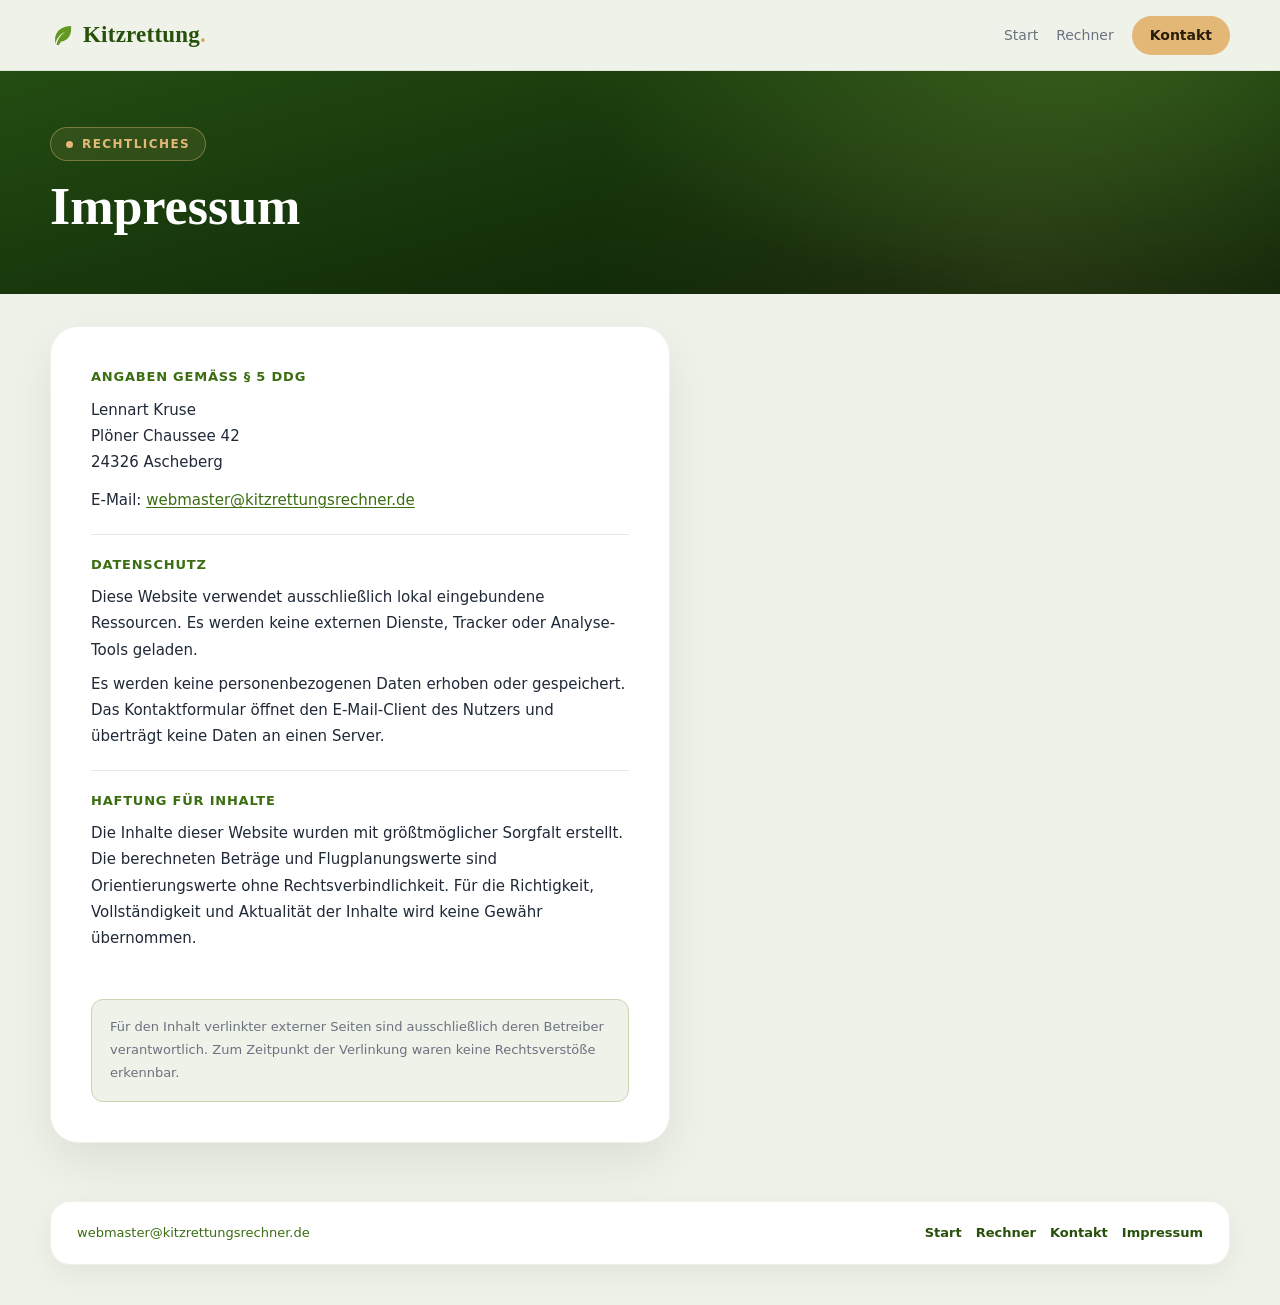
<file: impressum.html>
<!DOCTYPE html>
<html lang="de">
<head>
  <meta charset="UTF-8" />
  <meta name="viewport" content="width=device-width, initial-scale=1.0" />
  <title>Impressum – Kitzrettung</title>
  <meta name="robots" content="noindex, nofollow" />
  <link rel="stylesheet" href="styles.css" />
</head>
<body>

  <header class="site-header" id="siteHeader">
    <div class="container nav">
      <a class="brand brand--logo" href="index.html">
        <svg class="leaf" viewBox="0 0 24 24" fill="currentColor" aria-hidden="true">
          <path d="M21 3C11.6 3 5 8.4 5 17c0 1.3.15 2.5.45 3.6.95-4.3 3.6-8.9 9.55-11.6-5.2 3.9-7.9 8.6-8.5 13H9c.5-1.2 1.2-2.3 2-3.3C19 17.4 22 10.6 21 3Z"/>
        </svg>
        <span class="logo-word">Kitzrettung<span class="dot-accent">.</span></span>
      </a>
      <nav class="nav-links">
        <a href="index.html">Start</a>
        <a href="rechner.html">Rechner</a>
        <a href="kontakt.html" class="nav-cta nav-cta--amber">Kontakt</a>
      </nav>
    </div>
  </header>

  <main>
    <section class="subhero">
      <div class="container">
        <span class="subhero-eyebrow"><span class="dot"></span> Rechtliches</span>
        <h1 class="subhero-title">Impressum</h1>
      </div>
    </section>

    <section class="section">
      <div class="container">
        <div class="imprint-card">

          <div class="block">
            <h2>Angaben gemäß § 5 DDG</h2>
            <p>
              Lennart Kruse<br>
              Plöner Chaussee 42<br>
              24326 Ascheberg
            </p>
            <p style="margin-top: 12px;">
              E-Mail: <a href="mailto:webmaster@kitzrettungsrechner.de">webmaster@kitzrettungsrechner.de</a>
            </p>
          </div>

          <div class="block">
            <h2>Datenschutz</h2>
            <p>
              Diese Website verwendet ausschließlich lokal eingebundene Ressourcen. Es werden keine externen Dienste, Tracker oder Analyse-Tools geladen.
            </p>
            <p>
              Es werden keine personenbezogenen Daten erhoben oder gespeichert. Das Kontaktformular öffnet den E-Mail-Client des Nutzers und überträgt keine Daten an einen Server.
            </p>
          </div>

          <div class="block">
            <h2>Haftung für Inhalte</h2>
            <p>
              Die Inhalte dieser Website wurden mit größtmöglicher Sorgfalt erstellt. Die berechneten Beträge und Flugplanungswerte sind Orientierungswerte ohne Rechtsverbindlichkeit. Für die Richtigkeit, Vollständigkeit und Aktualität der Inhalte wird keine Gewähr übernommen.
            </p>
          </div>

          <div class="note">
            <p>
              Für den Inhalt verlinkter externer Seiten sind ausschließlich deren Betreiber verantwortlich. Zum Zeitpunkt der Verlinkung waren keine Rechtsverstöße erkennbar.
            </p>
          </div>

        </div>
      </div>
    </section>
  </main>

  <footer class="site-footer">
    <div class="container footer-shell">
      <div class="footer-copy">
        <a href="mailto:webmaster@kitzrettungsrechner.de">webmaster@kitzrettungsrechner.de</a>
      </div>
      <div class="footer-links">
        <a href="index.html">Start</a>
        <a href="rechner.html">Rechner</a>
        <a href="kontakt.html">Kontakt</a>
        <a href="impressum.html">Impressum</a>
      </div>
    </div>
  </footer>

</body>
</html>
</file>
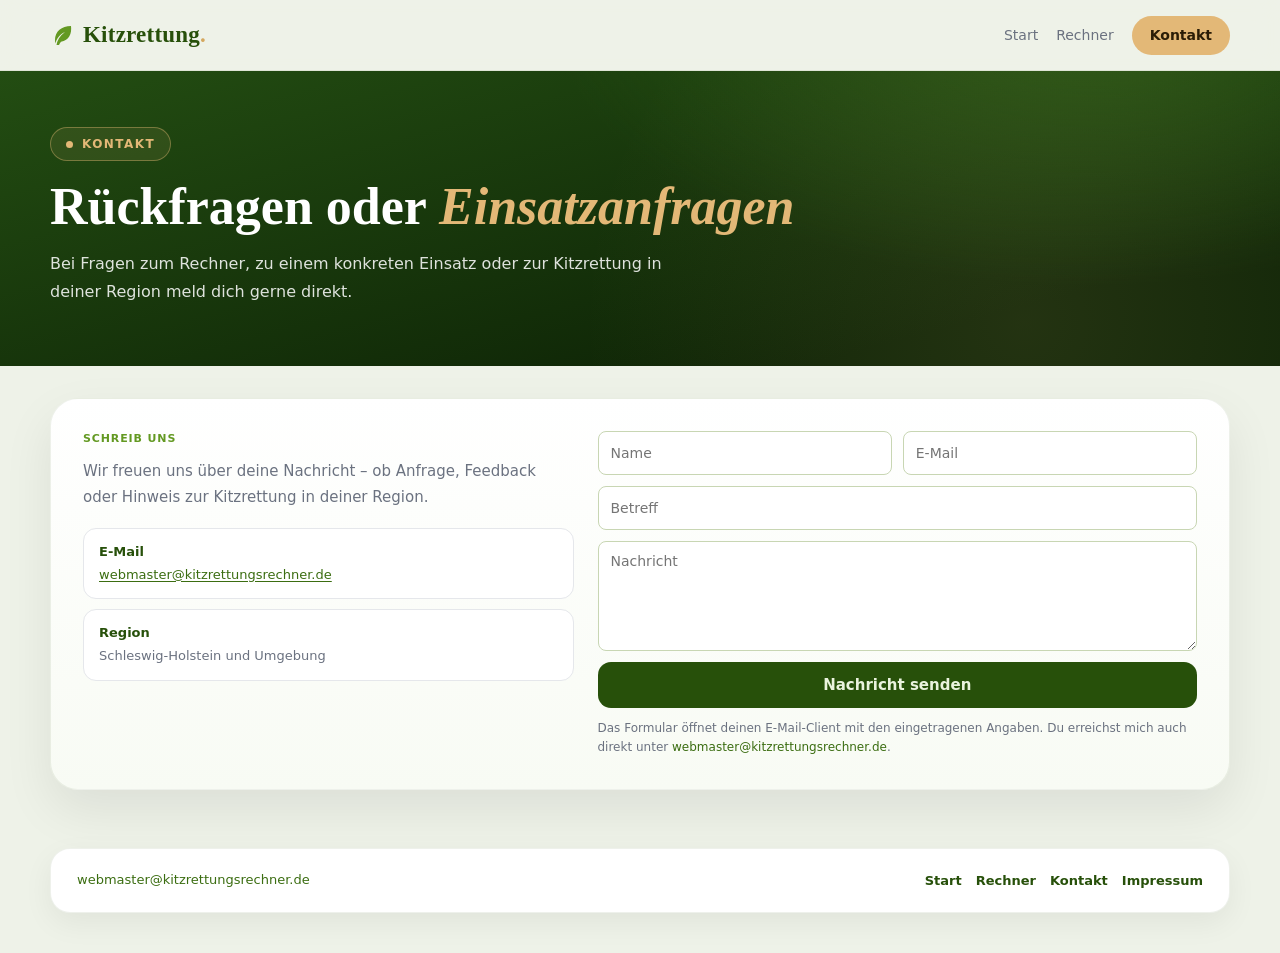
<file: kontakt.html>
<!DOCTYPE html>
<html lang="de">
<head>
  <meta charset="UTF-8" />
  <meta name="viewport" content="width=device-width, initial-scale=1.0" />
  <title>Kontakt – Kitzrettung</title>
  <meta name="description" content="Kontakt zur Kitzrettung Schleswig-Holstein – Fragen zum Rechner, zu einem konkreten Einsatz oder zur Kitzrettung in deiner Region." />
  <link rel="stylesheet" href="styles.css" />
</head>
<body>

  <header class="site-header" id="siteHeader">
    <div class="container nav">
      <a class="brand brand--logo" href="index.html">
        <svg class="leaf" viewBox="0 0 24 24" fill="currentColor" aria-hidden="true">
          <path d="M21 3C11.6 3 5 8.4 5 17c0 1.3.15 2.5.45 3.6.95-4.3 3.6-8.9 9.55-11.6-5.2 3.9-7.9 8.6-8.5 13H9c.5-1.2 1.2-2.3 2-3.3C19 17.4 22 10.6 21 3Z"/>
        </svg>
        <span class="logo-word">Kitzrettung<span class="dot-accent">.</span></span>
      </a>
      <nav class="nav-links">
        <a href="index.html">Start</a>
        <a href="rechner.html">Rechner</a>
        <a href="kontakt.html" class="nav-cta nav-cta--amber">Kontakt</a>
      </nav>
    </div>
  </header>

  <main id="top">

    <section class="subhero">
      <div class="container">
        <span class="subhero-eyebrow"><span class="dot"></span> Kontakt</span>
        <h1 class="subhero-title">Rückfragen oder <span class="it">Einsatzanfragen</span></h1>
        <p class="subhero-lead">
          Bei Fragen zum Rechner, zu einem konkreten Einsatz oder zur Kitzrettung in deiner Region meld dich gerne direkt.
        </p>
      </div>
    </section>

    <section class="section">
      <div class="container">
        <div class="contact-wrap">
          <div class="contact-grid">
            <div>
              <div class="section-kicker">Schreib uns</div>
              <p class="section-text">
                Wir freuen uns über deine Nachricht – ob Anfrage, Feedback oder Hinweis zur Kitzrettung in deiner Region.
              </p>
              <div class="contact-points">
                <div class="contact-point">
                  <strong>E-Mail</strong>
                  <span><a href="mailto:webmaster@kitzrettungsrechner.de">webmaster@kitzrettungsrechner.de</a></span>
                </div>
                <div class="contact-point">
                  <strong>Region</strong>
                  <span>Schleswig-Holstein und Umgebung</span>
                </div>
              </div>
            </div>
            <form class="form-grid" onsubmit="handleForm(event)">
              <div class="form-row-2">
                <input type="text" name="name" placeholder="Name" required />
                <input type="email" name="email" placeholder="E-Mail" required />
              </div>
              <input type="text" name="betreff" placeholder="Betreff" required />
              <textarea name="nachricht" placeholder="Nachricht"></textarea>
              <button class="btn btn-primary" type="submit">Nachricht senden</button>
              <p class="form-note">
                Das Formular öffnet deinen E-Mail-Client mit den eingetragenen Angaben. Du erreichst mich auch direkt unter <a href="mailto:webmaster@kitzrettungsrechner.de" style="color: var(--green-mid);">webmaster@kitzrettungsrechner.de</a>.
              </p>
            </form>
          </div>
        </div>
      </div>
    </section>

  </main>

  <footer class="site-footer">
    <div class="container footer-shell">
      <div class="footer-copy">
        <a href="mailto:webmaster@kitzrettungsrechner.de">webmaster@kitzrettungsrechner.de</a>
      </div>
      <div class="footer-links">
        <a href="index.html">Start</a>
        <a href="rechner.html">Rechner</a>
        <a href="kontakt.html">Kontakt</a>
        <a href="impressum.html">Impressum</a>
      </div>
    </div>
  </footer>

  <script>
    function handleForm(e) {
      e.preventDefault();
      const f = e.target;
      const body = encodeURIComponent(
        'Name: ' + f.name.value.trim() +
        '\nE-Mail: ' + f.email.value.trim() +
        '\n\n' + f.nachricht.value.trim()
      );
      window.location.href =
        'mailto:webmaster@kitzrettungsrechner.de' +
        '?subject=' + encodeURIComponent(f.betreff.value.trim()) +
        '&body=' + body;
    }
  </script>

</body>
</html>
</file>
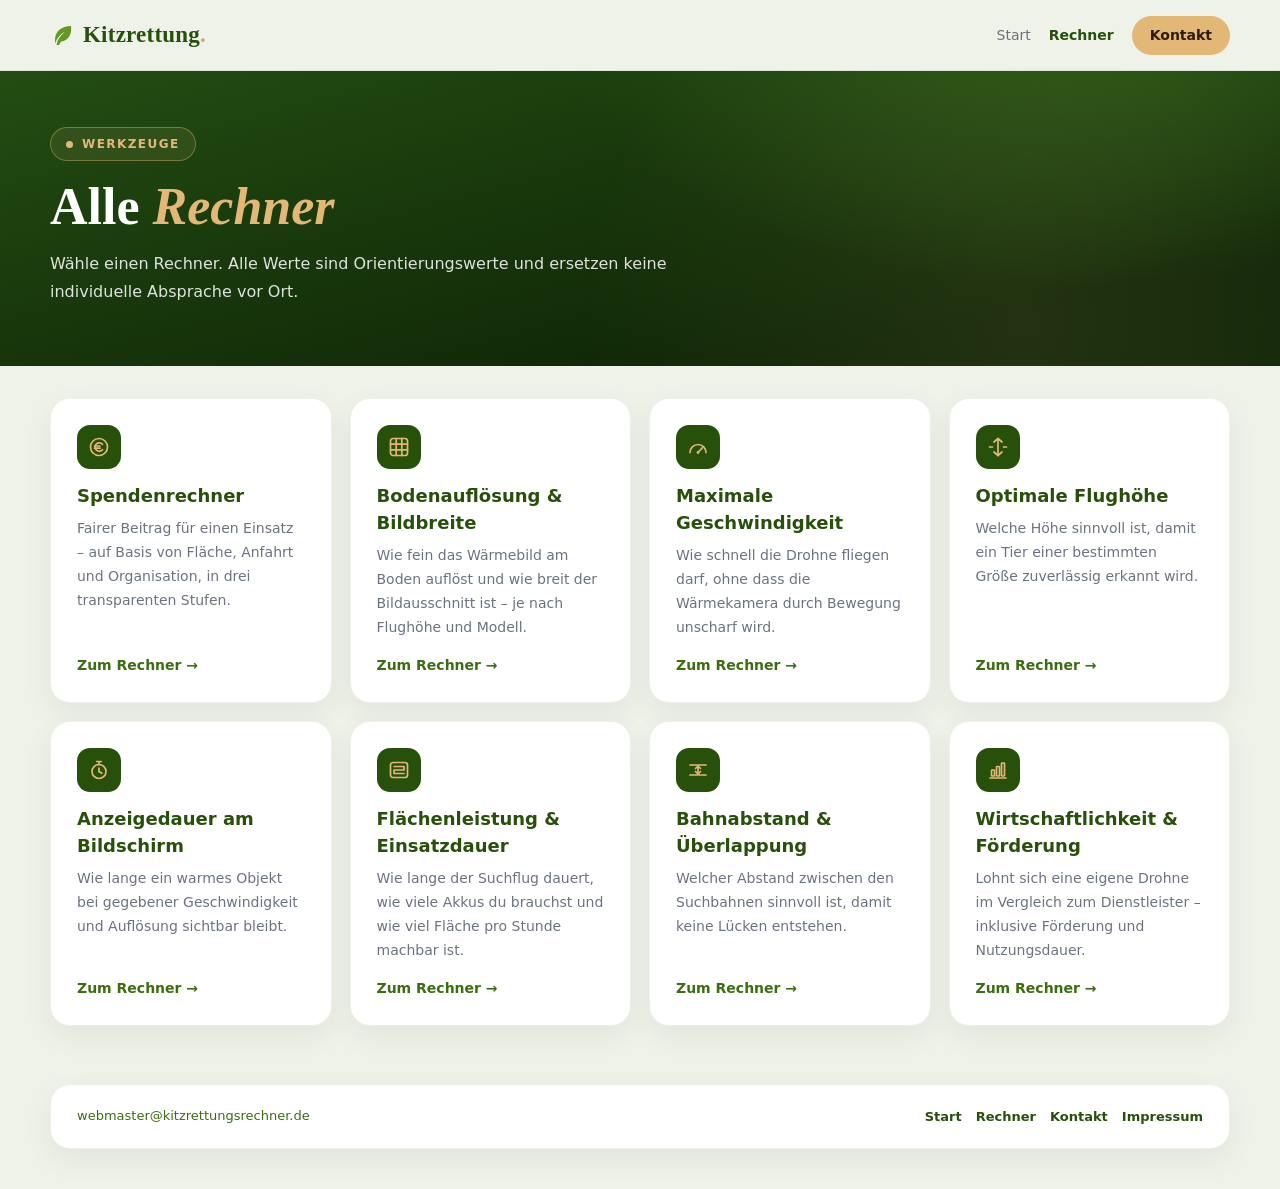
<file: rechner.html>
<!DOCTYPE html>
<html lang="de">
<head>
  <meta charset="UTF-8" />
  <meta name="viewport" content="width=device-width, initial-scale=1.0" />
  <title>Rechner – Kitzrettung</title>
  <meta name="description" content="Alle Rechner für die Rehkitzrettung per Wärmebilddrohne auf einen Blick: Spendenbeitrag, Bodenauflösung, Geschwindigkeit, Flughöhe, Anzeigedauer, Flächenleistung, Bahnabstand und Wirtschaftlichkeit." />
  <link rel="stylesheet" href="styles.css" />
</head>
<body>

  <header class="site-header" id="siteHeader">
    <div class="container nav">
      <a class="brand brand--logo" href="index.html">
        <svg class="leaf" viewBox="0 0 24 24" fill="currentColor" aria-hidden="true">
          <path d="M21 3C11.6 3 5 8.4 5 17c0 1.3.15 2.5.45 3.6.95-4.3 3.6-8.9 9.55-11.6-5.2 3.9-7.9 8.6-8.5 13H9c.5-1.2 1.2-2.3 2-3.3C19 17.4 22 10.6 21 3Z"/>
        </svg>
        <span class="logo-word">Kitzrettung<span class="dot-accent">.</span></span>
      </a>
      <nav class="nav-links">
        <a href="index.html">Start</a>
        <a href="rechner.html" class="active">Rechner</a>
        <a href="kontakt.html" class="nav-cta nav-cta--amber">Kontakt</a>
      </nav>
    </div>
  </header>

  <main id="top">

    <section class="subhero">
      <div class="container">
        <span class="subhero-eyebrow"><span class="dot"></span> Werkzeuge</span>
        <h1 class="subhero-title">Alle <span class="it">Rechner</span></h1>
        <p class="subhero-lead">
          Wähle einen Rechner. Alle Werte sind Orientierungswerte und ersetzen keine individuelle Absprache vor Ort.
        </p>
      </div>
    </section>

    <section class="section">
      <div class="container">
        <div class="card-grid">

          <a class="link-card" href="spendenrechner.html">
            <div class="info-icon">
              <svg viewBox="0 0 24 24" fill="none" stroke="currentColor" stroke-width="1.7" stroke-linecap="round" stroke-linejoin="round" aria-hidden="true"><circle cx="12" cy="12" r="8.5"/><path d="M15.5 9.3a4.2 4.2 0 1 0 0 5.4"/><path d="M7.5 11h5.5M7.5 13.2h5.5"/></svg>
            </div>
            <h3>Spendenrechner</h3>
            <p>Fairer Beitrag für einen Einsatz – auf Basis von Fläche, Anfahrt und Organisation, in drei transparenten Stufen.</p>
            <span class="card-arrow">Zum Rechner →</span>
          </a>

          <a class="link-card" href="bodenaufloesung.html">
            <div class="info-icon">
              <svg viewBox="0 0 24 24" fill="none" stroke="currentColor" stroke-width="1.7" stroke-linecap="round" stroke-linejoin="round" aria-hidden="true"><rect x="3.5" y="3.5" width="17" height="17" rx="2.5"/><path d="M3.5 9.2h17M3.5 14.8h17M9.2 3.5v17M14.8 3.5v17"/></svg>
            </div>
            <h3>Bodenauflösung & Bildbreite</h3>
            <p>Wie fein das Wärmebild am Boden auflöst und wie breit der Bildausschnitt ist – je nach Flughöhe und Modell.</p>
            <span class="card-arrow">Zum Rechner →</span>
          </a>

          <a class="link-card" href="geschwindigkeit.html">
            <div class="info-icon">
              <svg viewBox="0 0 24 24" fill="none" stroke="currentColor" stroke-width="1.7" stroke-linecap="round" stroke-linejoin="round" aria-hidden="true"><path d="M4 17.5a8 8 0 1 1 16 0"/><path d="M12 17.5l4.2-4.6"/><circle cx="12" cy="17.5" r="1.4" fill="currentColor" stroke="none"/></svg>
            </div>
            <h3>Maximale Geschwindigkeit</h3>
            <p>Wie schnell die Drohne fliegen darf, ohne dass die Wärmekamera durch Bewegung unscharf wird.</p>
            <span class="card-arrow">Zum Rechner →</span>
          </a>

          <a class="link-card" href="flughoehe.html">
            <div class="info-icon">
              <svg viewBox="0 0 24 24" fill="none" stroke="currentColor" stroke-width="1.7" stroke-linecap="round" stroke-linejoin="round" aria-hidden="true"><path d="M12 3.5v17"/><path d="M8 7l4-3.5 4 3.5"/><path d="M8 17l4 3.5 4-3.5"/><path d="M3.5 12h3M17.5 12h3"/></svg>
            </div>
            <h3>Optimale Flughöhe</h3>
            <p>Welche Höhe sinnvoll ist, damit ein Tier einer bestimmten Größe zuverlässig erkannt wird.</p>
            <span class="card-arrow">Zum Rechner →</span>
          </a>

          <a class="link-card" href="anzeigedauer.html">
            <div class="info-icon">
              <svg viewBox="0 0 24 24" fill="none" stroke="currentColor" stroke-width="1.7" stroke-linecap="round" stroke-linejoin="round" aria-hidden="true"><circle cx="12" cy="13.5" r="7"/><path d="M12 13.5V10"/><path d="M12 13.5l2.8 1.8"/><path d="M9.8 3.5h4.4M12 3.5v3"/></svg>
            </div>
            <h3>Anzeigedauer am Bildschirm</h3>
            <p>Wie lange ein warmes Objekt bei gegebener Geschwindigkeit und Auflösung sichtbar bleibt.</p>
            <span class="card-arrow">Zum Rechner →</span>
          </a>

          <a class="link-card" href="flaechenleistung.html">
            <div class="info-icon">
              <svg viewBox="0 0 24 24" fill="none" stroke="currentColor" stroke-width="1.7" stroke-linecap="round" stroke-linejoin="round" aria-hidden="true"><rect x="3.5" y="4.5" width="17" height="15" rx="2.5"/><path d="M7 8.5h10v3.5H7v3.5h10"/></svg>
            </div>
            <h3>Flächenleistung & Einsatzdauer</h3>
            <p>Wie lange der Suchflug dauert, wie viele Akkus du brauchst und wie viel Fläche pro Stunde machbar ist.</p>
            <span class="card-arrow">Zum Rechner →</span>
          </a>

          <a class="link-card" href="bahnabstand.html">
            <div class="info-icon">
              <svg viewBox="0 0 24 24" fill="none" stroke="currentColor" stroke-width="1.7" stroke-linecap="round" stroke-linejoin="round" aria-hidden="true"><path d="M4 7h16M4 17h16"/><path d="M12 8.5v7"/><path d="M9.5 10.5 12 8l2.5 2.5M9.5 13.5 12 16l2.5-2.5"/></svg>
            </div>
            <h3>Bahnabstand & Überlappung</h3>
            <p>Welcher Abstand zwischen den Suchbahnen sinnvoll ist, damit keine Lücken entstehen.</p>
            <span class="card-arrow">Zum Rechner →</span>
          </a>

          <a class="link-card" href="wirtschaftlichkeit.html">
            <div class="info-icon">
              <svg viewBox="0 0 24 24" fill="none" stroke="currentColor" stroke-width="1.7" stroke-linecap="round" stroke-linejoin="round" aria-hidden="true"><path d="M4 20h16"/><rect x="5.5" y="12" width="3" height="6" rx="0.6"/><rect x="10.5" y="8.5" width="3" height="9.5" rx="0.6"/><rect x="15.5" y="5" width="3" height="13" rx="0.6"/></svg>
            </div>
            <h3>Wirtschaftlichkeit & Förderung</h3>
            <p>Lohnt sich eine eigene Drohne im Vergleich zum Dienstleister – inklusive Förderung und Nutzungsdauer.</p>
            <span class="card-arrow">Zum Rechner →</span>
          </a>

        </div>
      </div>
    </section>

  </main>

  <footer class="site-footer">
    <div class="container footer-shell">
      <div class="footer-copy">
        <a href="mailto:webmaster@kitzrettungsrechner.de">webmaster@kitzrettungsrechner.de</a>
      </div>
      <div class="footer-links">
        <a href="index.html">Start</a>
        <a href="rechner.html">Rechner</a>
        <a href="kontakt.html">Kontakt</a>
        <a href="impressum.html">Impressum</a>
      </div>
    </div>
  </footer>

</body>
</html>
</file>
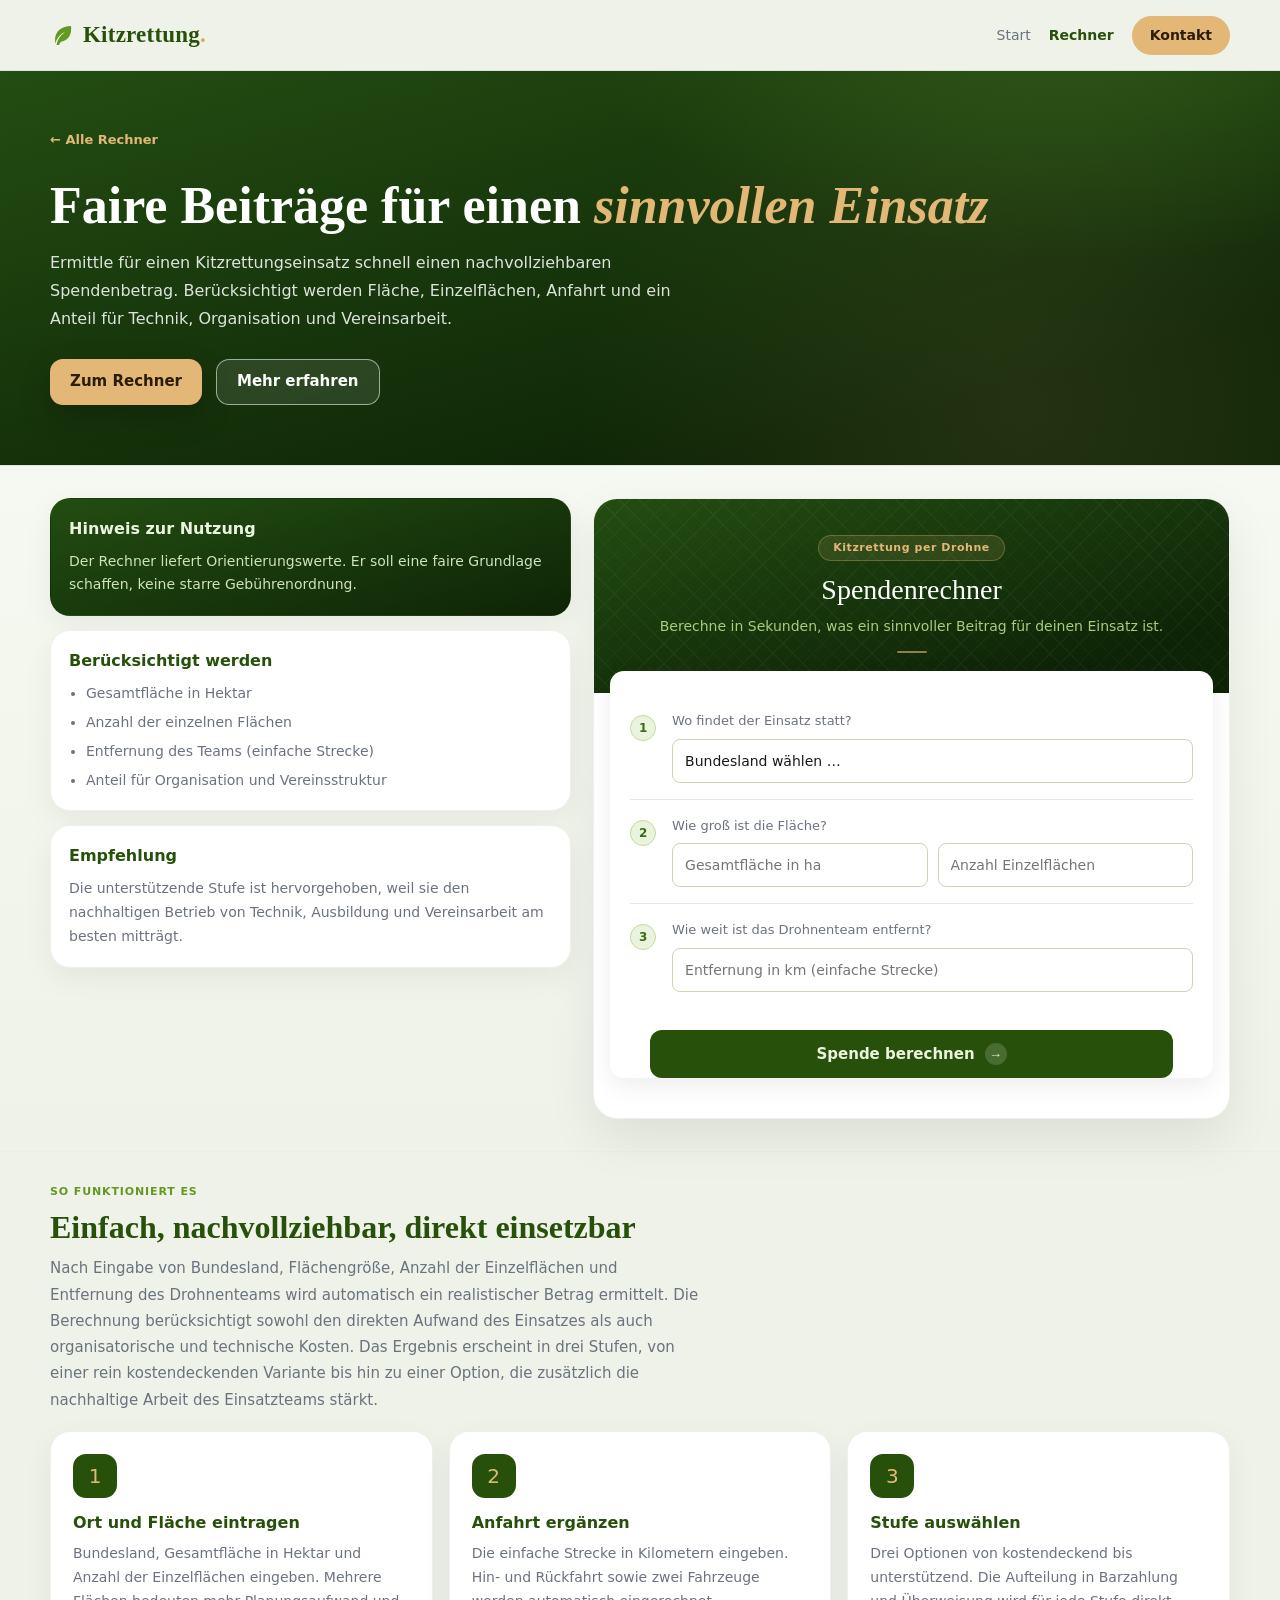
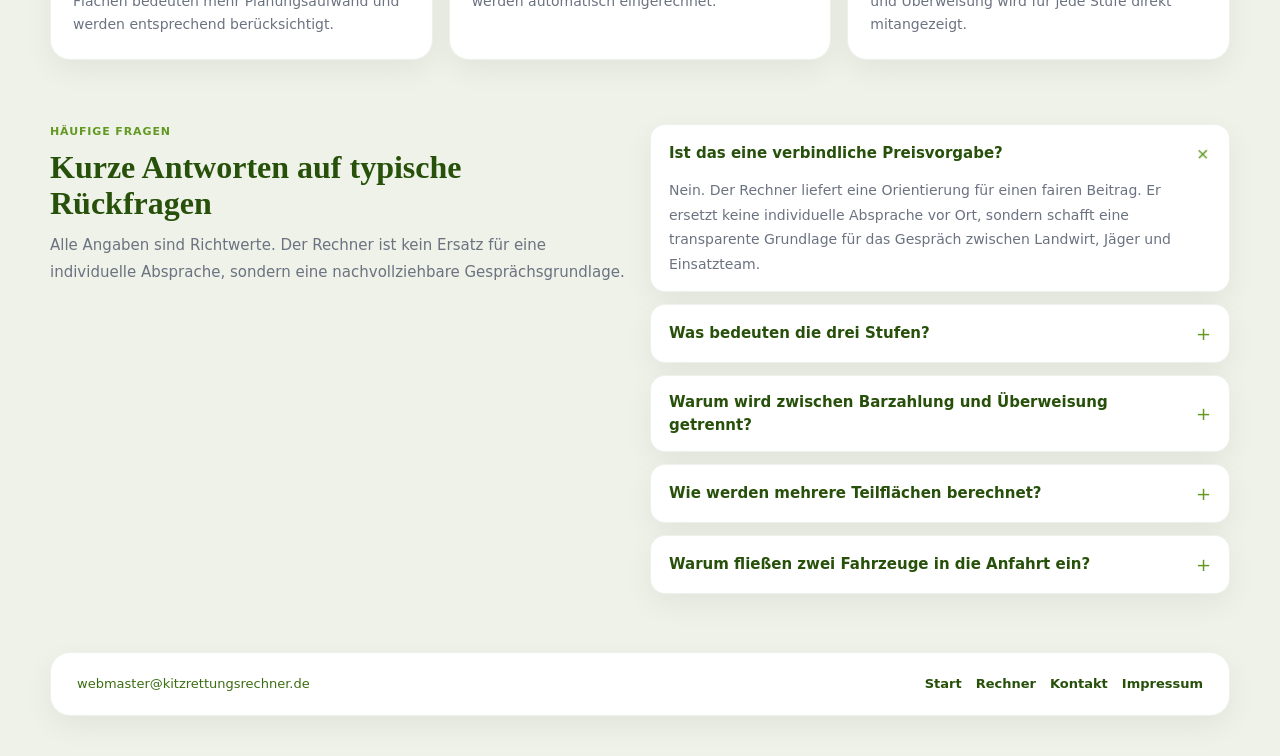
<file: spendenrechner.html>
<!DOCTYPE html>
<html lang="de">
<head>
  <meta charset="UTF-8" />
  <meta name="viewport" content="width=device-width, initial-scale=1.0" />
  <title>Spendenrechner – Kitzrettung</title>
  <meta name="description" content="Spendenrechner für Kitzrettungseinsätze mit Drohne. Schnell berechnen, welcher Beitrag für Fläche, Anfahrt und Organisation sinnvoll ist." />
  <link rel="stylesheet" href="styles.css" />
</head>
<body>

  <header class="site-header" id="siteHeader">
    <div class="container nav">
      <a class="brand brand--logo" href="index.html">
        <svg class="leaf" viewBox="0 0 24 24" fill="currentColor" aria-hidden="true">
          <path d="M21 3C11.6 3 5 8.4 5 17c0 1.3.15 2.5.45 3.6.95-4.3 3.6-8.9 9.55-11.6-5.2 3.9-7.9 8.6-8.5 13H9c.5-1.2 1.2-2.3 2-3.3C19 17.4 22 10.6 21 3Z"/>
        </svg>
        <span class="logo-word">Kitzrettung<span class="dot-accent">.</span></span>
      </a>
      <nav class="nav-links">
        <a href="index.html">Start</a>
        <a href="rechner.html" class="active">Rechner</a>
        <a href="kontakt.html" class="nav-cta nav-cta--amber">Kontakt</a>
      </nav>
    </div>
  </header>

  <main id="top">

    <!-- Hero -->
    <section class="subhero">
      <div class="container">
        <a class="subhero-back" href="rechner.html">← Alle Rechner</a>
        <h1 class="subhero-title">Faire Beiträge für einen <span class="it">sinnvollen Einsatz</span></h1>
        <p class="subhero-lead">
          Ermittle für einen Kitzrettungseinsatz schnell einen nachvollziehbaren Spendenbetrag. Berücksichtigt werden Fläche, Einzelflächen, Anfahrt und ein Anteil für Technik, Organisation und Vereinsarbeit.
        </p>
        <div class="ph-actions">
          <a class="btn btn-amber" href="#rechner">Zum Rechner</a>
          <a class="btn btn-ghost-light" href="#ablauf">Mehr erfahren</a>
        </div>
      </div>
    </section>

    <!-- Rechner -->
    <section class="section calculator-shell" id="rechner">
      <div class="container calculator-stage">

        <aside class="calculator-side">
          <div class="side-card side-highlight">
            <h3>Hinweis zur Nutzung</h3>
            <p>Der Rechner liefert Orientierungswerte. Er soll eine faire Grundlage schaffen, keine starre Gebührenordnung.</p>
          </div>
          <div class="side-card">
            <h3>Berücksichtigt werden</h3>
            <ul>
              <li>Gesamtfläche in Hektar</li>
              <li>Anzahl der einzelnen Flächen</li>
              <li>Entfernung des Teams (einfache Strecke)</li>
              <li>Anteil für Organisation und Vereinsstruktur</li>
            </ul>
          </div>
          <div class="side-card">
            <h3>Empfehlung</h3>
            <p>Die unterstützende Stufe ist hervorgehoben, weil sie den nachhaltigen Betrieb von Technik, Ausbildung und Vereinsarbeit am besten mitträgt.</p>
          </div>
        </aside>

        <div class="calculator-card">
          <div class="calculator-wrap">

            <div class="calc-hero">
              <div class="calc-pattern"></div>
              <div class="calc-hero-inner">
                <div class="calc-tag">Kitzrettung per Drohne</div>
                <div class="calc-title">Spendenrechner</div>
                <div class="calc-sub">Berechne in Sekunden, was ein sinnvoller Beitrag für deinen Einsatz ist.</div>
                <div class="calc-divider"></div>
              </div>
            </div>

            <div class="form-wrap">
              <div class="steps">

                <div class="step-row">
                  <div class="step-num">1</div>
                  <div class="step-body">
                    <div class="step-label">Wo findet der Einsatz statt?</div>
                    <select id="bundesland">
                      <option value="" disabled selected>Bundesland wählen …</option>
                      <option value="BW">Baden-Württemberg</option>
                      <option value="BY">Bayern</option>
                      <option value="BE">Berlin</option>
                      <option value="BB">Brandenburg</option>
                      <option value="HB">Bremen</option>
                      <option value="HH">Hamburg</option>
                      <option value="HE">Hessen</option>
                      <option value="MV">Mecklenburg-Vorpommern</option>
                      <option value="NI">Niedersachsen</option>
                      <option value="NW">Nordrhein-Westfalen</option>
                      <option value="RP">Rheinland-Pfalz</option>
                      <option value="SL">Saarland</option>
                      <option value="SN">Sachsen</option>
                      <option value="ST">Sachsen-Anhalt</option>
                      <option value="SH">Schleswig-Holstein</option>
                      <option value="TH">Thüringen</option>
                    </select>
                  </div>
                </div>

                <div class="step-row">
                  <div class="step-num">2</div>
                  <div class="step-body">
                    <div class="step-label">Wie groß ist die Fläche?</div>
                    <div class="field-row">
                      <input type="number" id="flaeche" min="0.1" step="0.1" placeholder="Gesamtfläche in ha" />
                      <input type="number" id="teilflaechen" min="1" step="1" placeholder="Anzahl Einzelflächen" />
                    </div>
                  </div>
                </div>

                <div class="step-row">
                  <div class="step-num">3</div>
                  <div class="step-body">
                    <div class="step-label">Wie weit ist das Drohnenteam entfernt?</div>
                    <input type="number" id="entfernung" min="0" step="1" placeholder="Entfernung in km (einfache Strecke)" />
                  </div>
                </div>

              </div>

              <p class="error" id="error" role="alert">Bitte alle Felder ausfüllen und gültige Werte eingeben.</p>

              <button class="calc-btn" id="calc-btn" type="button" aria-label="Spendenbetrag berechnen">
                <span class="calc-btn-text">Spende berechnen</span>
                <div class="calc-btn-arrow" aria-hidden="true">→</div>
              </button>

              <div class="results-label" id="results-label" aria-live="polite">Deine Spendenoptionen</div>

              <div class="results" id="results">

                <div class="stufe-card stufe-basis">
                  <div class="s-hd">
                    <div class="s-hd-left">
                      <div class="s-badge">Kostendeckend</div>
                      <div class="s-ha" id="basis-ha"></div>
                    </div>
                    <div class="s-total" id="basis-total"></div>
                  </div>
                  <div class="s-body">
                    <div class="pay-row">
                      <div class="pay-icon bar"><svg viewBox="0 0 24 24" fill="none" stroke="currentColor" stroke-width="1.7" stroke-linecap="round" stroke-linejoin="round" aria-hidden="true"><rect x="3" y="6.5" width="18" height="11" rx="2"/><circle cx="12" cy="12" r="2.4"/><path d="M6.5 9.5v5M17.5 9.5v5"/></svg></div>
                      <div>
                        <div class="pay-name">Bar an den Piloten</div>
                        <div class="pay-desc" id="basis-bar-desc"></div>
                        <div class="pay-amount bar-color" id="basis-bar"></div>
                      </div>
                    </div>
                    <div class="pay-row">
                      <div class="pay-icon bank"><svg viewBox="0 0 24 24" fill="none" stroke="currentColor" stroke-width="1.7" stroke-linecap="round" stroke-linejoin="round" aria-hidden="true"><path d="M3.5 9.5L12 4l8.5 5.5"/><path d="M5.5 9.5v8M9.2 9.5v8M14.8 9.5v8M18.5 9.5v8"/><path d="M3.5 18.5h17"/></svg></div>
                      <div>
                        <div class="pay-name">Überweisung an den Verein</div>
                        <div class="pay-desc" id="basis-bank-desc"></div>
                        <div class="pay-amount bank-color" id="basis-bank"></div>
                      </div>
                    </div>
                  </div>
                  <div class="bdown">
                    <div class="bd" id="basis-bd-fl"></div>
                    <div class="bd" id="basis-bd-tf"></div>
                    <div class="bd" id="basis-bd-km"></div>
                  </div>
                </div>

                <div class="stufe-card stufe-empf">
                  <div class="s-hd">
                    <div class="s-hd-left">
                      <div class="s-badge">Empfohlen</div>
                      <div class="s-ha" id="empf-ha"></div>
                    </div>
                    <div class="s-total" id="empf-total"></div>
                  </div>
                  <div class="s-body">
                    <div class="pay-row">
                      <div class="pay-icon bar"><svg viewBox="0 0 24 24" fill="none" stroke="currentColor" stroke-width="1.7" stroke-linecap="round" stroke-linejoin="round" aria-hidden="true"><rect x="3" y="6.5" width="18" height="11" rx="2"/><circle cx="12" cy="12" r="2.4"/><path d="M6.5 9.5v5M17.5 9.5v5"/></svg></div>
                      <div>
                        <div class="pay-name">Bar an den Piloten</div>
                        <div class="pay-desc" id="empf-bar-desc"></div>
                        <div class="pay-amount bar-color" id="empf-bar"></div>
                      </div>
                    </div>
                    <div class="pay-row">
                      <div class="pay-icon bank"><svg viewBox="0 0 24 24" fill="none" stroke="currentColor" stroke-width="1.7" stroke-linecap="round" stroke-linejoin="round" aria-hidden="true"><path d="M3.5 9.5L12 4l8.5 5.5"/><path d="M5.5 9.5v8M9.2 9.5v8M14.8 9.5v8M18.5 9.5v8"/><path d="M3.5 18.5h17"/></svg></div>
                      <div>
                        <div class="pay-name">Überweisung an den Verein</div>
                        <div class="pay-desc" id="empf-bank-desc"></div>
                        <div class="pay-amount bank-color" id="empf-bank"></div>
                      </div>
                    </div>
                  </div>
                  <div class="bdown">
                    <div class="bd" id="empf-bd-fl"></div>
                    <div class="bd" id="empf-bd-tf"></div>
                    <div class="bd" id="empf-bd-km"></div>
                  </div>
                </div>

                <div class="stufe-card stufe-unts">
                  <div class="s-hd">
                    <div class="s-hd-left">
                      <div class="s-badge">Unterstützend</div>
                      <span class="rec-pill">empfohlen</span>
                      <div class="s-ha" id="unts-ha"></div>
                    </div>
                    <div class="s-total" id="unts-total"></div>
                  </div>
                  <div class="s-body">
                    <div class="pay-row">
                      <div class="pay-icon bar"><svg viewBox="0 0 24 24" fill="none" stroke="currentColor" stroke-width="1.7" stroke-linecap="round" stroke-linejoin="round" aria-hidden="true"><rect x="3" y="6.5" width="18" height="11" rx="2"/><circle cx="12" cy="12" r="2.4"/><path d="M6.5 9.5v5M17.5 9.5v5"/></svg></div>
                      <div>
                        <div class="pay-name">Bar an den Piloten</div>
                        <div class="pay-desc" id="unts-bar-desc"></div>
                        <div class="pay-amount bar-color" id="unts-bar"></div>
                      </div>
                    </div>
                    <div class="pay-row">
                      <div class="pay-icon bank"><svg viewBox="0 0 24 24" fill="none" stroke="currentColor" stroke-width="1.7" stroke-linecap="round" stroke-linejoin="round" aria-hidden="true"><path d="M3.5 9.5L12 4l8.5 5.5"/><path d="M5.5 9.5v8M9.2 9.5v8M14.8 9.5v8M18.5 9.5v8"/><path d="M3.5 18.5h17"/></svg></div>
                      <div>
                        <div class="pay-name">Überweisung an den Verein</div>
                        <div class="pay-desc" id="unts-bank-desc"></div>
                        <div class="pay-amount bank-color" id="unts-bank"></div>
                      </div>
                    </div>
                  </div>
                  <div class="bdown">
                    <div class="bd" id="unts-bd-fl"></div>
                    <div class="bd" id="unts-bd-tf"></div>
                    <div class="bd" id="unts-bd-km"></div>
                  </div>
                </div>

              </div>
            </div>
          </div>
        </div>

      </div>
    </section>

    <!-- So funktioniert es -->
    <section class="section" id="ablauf">
      <div class="container">
        <div class="section-head">
          <div class="section-kicker">So funktioniert es</div>
          <h2 class="section-title">Einfach, nachvollziehbar, direkt einsetzbar</h2>
          <p class="section-text">
            Nach Eingabe von Bundesland, Flächengröße, Anzahl der Einzelflächen und Entfernung des Drohnenteams wird automatisch ein realistischer Betrag ermittelt. Die Berechnung berücksichtigt sowohl den direkten Aufwand des Einsatzes als auch organisatorische und technische Kosten. Das Ergebnis erscheint in drei Stufen, von einer rein kostendeckenden Variante bis hin zu einer Option, die zusätzlich die nachhaltige Arbeit des Einsatzteams stärkt.
          </p>
        </div>
        <div class="info-grid">
          <article class="info-card">
            <div class="info-icon">1</div>
            <h3>Ort und Fläche eintragen</h3>
            <p>Bundesland, Gesamtfläche in Hektar und Anzahl der Einzelflächen eingeben. Mehrere Flächen bedeuten mehr Planungsaufwand und werden entsprechend berücksichtigt.</p>
          </article>
          <article class="info-card">
            <div class="info-icon">2</div>
            <h3>Anfahrt ergänzen</h3>
            <p>Die einfache Strecke in Kilometern eingeben. Hin- und Rückfahrt sowie zwei Fahrzeuge werden automatisch eingerechnet.</p>
          </article>
          <article class="info-card">
            <div class="info-icon">3</div>
            <h3>Stufe auswählen</h3>
            <p>Drei Optionen von kostendeckend bis unterstützend. Die Aufteilung in Barzahlung und Überweisung wird für jede Stufe direkt mitangezeigt.</p>
          </article>
        </div>
      </div>
    </section>

    <!-- FAQ -->
    <section class="section" id="fragen">
      <div class="container split-grid">
        <div>
          <div class="section-head">
            <div class="section-kicker">Häufige Fragen</div>
            <h2 class="section-title">Kurze Antworten auf typische Rückfragen</h2>
            <p class="section-text">
              Alle Angaben sind Richtwerte. Der Rechner ist kein Ersatz für eine individuelle Absprache, sondern eine nachvollziehbare Gesprächsgrundlage.
            </p>
          </div>
        </div>
        <div class="faq-list">
          <details open>
            <summary>Ist das eine verbindliche Preisvorgabe?</summary>
            <p>Nein. Der Rechner liefert eine Orientierung für einen fairen Beitrag. Er ersetzt keine individuelle Absprache vor Ort, sondern schafft eine transparente Grundlage für das Gespräch zwischen Landwirt, Jäger und Einsatzteam.</p>
          </details>
          <details>
            <summary>Was bedeuten die drei Stufen?</summary>
            <p>"Kostendeckend" deckt den reinen Aufwand ab. "Empfohlen" rundet auf einen glatten Betrag und schafft einen kleinen Puffer. "Unterstützend" ermöglicht darüber hinaus den Erhalt der Ausrüstung und die Ausbildung des Teams.</p>
          </details>
          <details>
            <summary>Warum wird zwischen Barzahlung und Überweisung getrennt?</summary>
            <p>Der Barbetrag deckt direkte Kosten wie Sprit und Vorbereitung ab, die unmittelbar beim Einsatzteam anfallen. Der Überweisungsanteil kommt dem Verein, der Technik und der Organisation zugute.</p>
          </details>
          <details>
            <summary>Wie werden mehrere Teilflächen berechnet?</summary>
            <p>Jede zusätzliche Einzelfläche erhöht den Planungsaufwand und erfordert Umrüst- und Transportzeiten zwischen den Flächen. Deshalb wird pro Einzelfläche eine Pauschale auf den Vereinsanteil aufgerechnet.</p>
          </details>
          <details>
            <summary>Warum fließen zwei Fahrzeuge in die Anfahrt ein?</summary>
            <p>Ein Drohneneinsatz zur Kitzrettung erfordert mindestens zwei Personen und in der Regel zwei Fahrzeuge, da Geräte, Batterien und Bergungsausrüstung getrennt transportiert werden.</p>
          </details>
        </div>
      </div>
    </section>

  </main>

  <footer class="site-footer">
    <div class="container footer-shell">
      <div class="footer-copy">
        <a href="mailto:webmaster@kitzrettungsrechner.de">webmaster@kitzrettungsrechner.de</a>
      </div>
      <div class="footer-links">
        <a href="index.html">Start</a>
        <a href="rechner.html">Rechner</a>
        <a href="kontakt.html">Kontakt</a>
        <a href="impressum.html">Impressum</a>
      </div>
    </div>
  </footer>

  <script>
    const KONFIG = {
      stufen: { basis: 3.00, empf: 4.00, unts: 5.00 },
      teilflaechePauschale: 10.00,
      kmSatz: 0.40,
      vorbereitungsPauschale: 5.00,
      bundeslaender: {
        BW:{}, BY:{}, BE:{}, BB:{}, HB:{}, HH:{},
        HE:{}, MV:{}, NI:{}, NW:{}, RP:{}, SL:{},
        SN:{}, ST:{}, SH:{}, TH:{}
      }
    };

    function getK(bl) {
      const b = KONFIG.bundeslaender[bl] || {};
      return {
        stufen:                { ...KONFIG.stufen, ...(b.stufen || {}) },
        teilflaechePauschale:  b.teilflaechePauschale  ?? KONFIG.teilflaechePauschale,
        kmSatz:                b.kmSatz                ?? KONFIG.kmSatz,
        vorbereitungsPauschale: b.vorbereitungsPauschale ?? KONFIG.vorbereitungsPauschale
      };
    }

    function fmt(n) {
      return n.toLocaleString('de-DE', { style: 'currency', currency: 'EUR', minimumFractionDigits: 2 });
    }

    function fill(id, v) {
      const el = document.getElementById(id);
      if (el) el.textContent = v;
    }

    function rundeAuf5Euro(n) { return Math.ceil(n / 5) * 5; }

    function berechnen() {
      const bl = document.getElementById('bundesland').value;
      const fl = parseFloat(document.getElementById('flaeche').value);
      const tf = parseInt(document.getElementById('teilflaechen').value, 10);
      const km = parseFloat(document.getElementById('entfernung').value);

      const err = document.getElementById('error');
      const res = document.getElementById('results');
      const lbl = document.getElementById('results-label');

      if (!bl || isNaN(fl) || fl <= 0 || isNaN(tf) || tf < 1 || isNaN(km) || km < 0) {
        err.classList.add('on');
        res.classList.remove('on');
        lbl.classList.remove('on');
        return;
      }

      err.classList.remove('on');

      const k    = getK(bl);
      const tfB  = tf * k.teilflaechePauschale;
      const kmB  = km * 2 * 2 * k.kmSatz;
      const vorB = k.vorbereitungsPauschale;
      const barB = kmB + vorB;

      const tfLabel = tf === 1 ? '1 Einzelfläche' : tf + ' Einzelflächen';
      const kmLabel = km === 1 ? '1 km einfache Strecke' : km + ' km einfache Strecke';

      ['basis', 'empf', 'unts'].forEach(s => {
        const haV    = k.stufen[s];
        const flB    = fl * haV;
        const gesRaw = flB + tfB + barB;
        const ges    = (s === 'empf' || s === 'unts') ? rundeAuf5Euro(gesRaw) : gesRaw;
        const bankB  = ges - barB;

        fill(s + '-ha',        haV.toFixed(2).replace('.', ',') + ' €/ha');
        fill(s + '-total',     fmt(ges));
        fill(s + '-bar',       fmt(barB));
        fill(s + '-bar-desc',  fmt(kmB) + ' Spritgeld (2 Fahrzeuge) + ' + fmt(vorB) + ' Vorbereitung');
        fill(s + '-bank',      fmt(bankB));
        fill(s + '-bank-desc', 'Für Verein, Technik und Organisation');
        fill(s + '-bd-fl',     fmt(flB) + ' für ' + fl + ' ha Fläche');
        fill(s + '-bd-tf',     fmt(tfB) + ' für ' + tfLabel);
        fill(s + '-bd-km',     fmt(kmB) + ' für ' + kmLabel);
      });

      res.classList.add('on');
      lbl.classList.add('on');
      res.scrollIntoView({ behavior: 'smooth', block: 'nearest' });
    }

    document.getElementById('calc-btn').addEventListener('click', berechnen);

    document.getElementById('bundesland').addEventListener('change', () => {
      document.getElementById('flaeche').focus();
    });

    document.getElementById('flaeche').addEventListener('change', function () {
      if (this.value) document.getElementById('teilflaechen').focus();
    });

    document.getElementById('teilflaechen').addEventListener('change', function () {
      if (this.value) document.getElementById('entfernung').focus();
    });

    document.getElementById('entfernung').addEventListener('change', function () {
      if (this.value !== '') berechnen();
    });

    document.addEventListener('keydown', e => {
      if (e.key === 'Enter' && document.activeElement?.tagName !== 'TEXTAREA') {
        berechnen();
      }
    });
  </script>

</body>
</html>
</file>
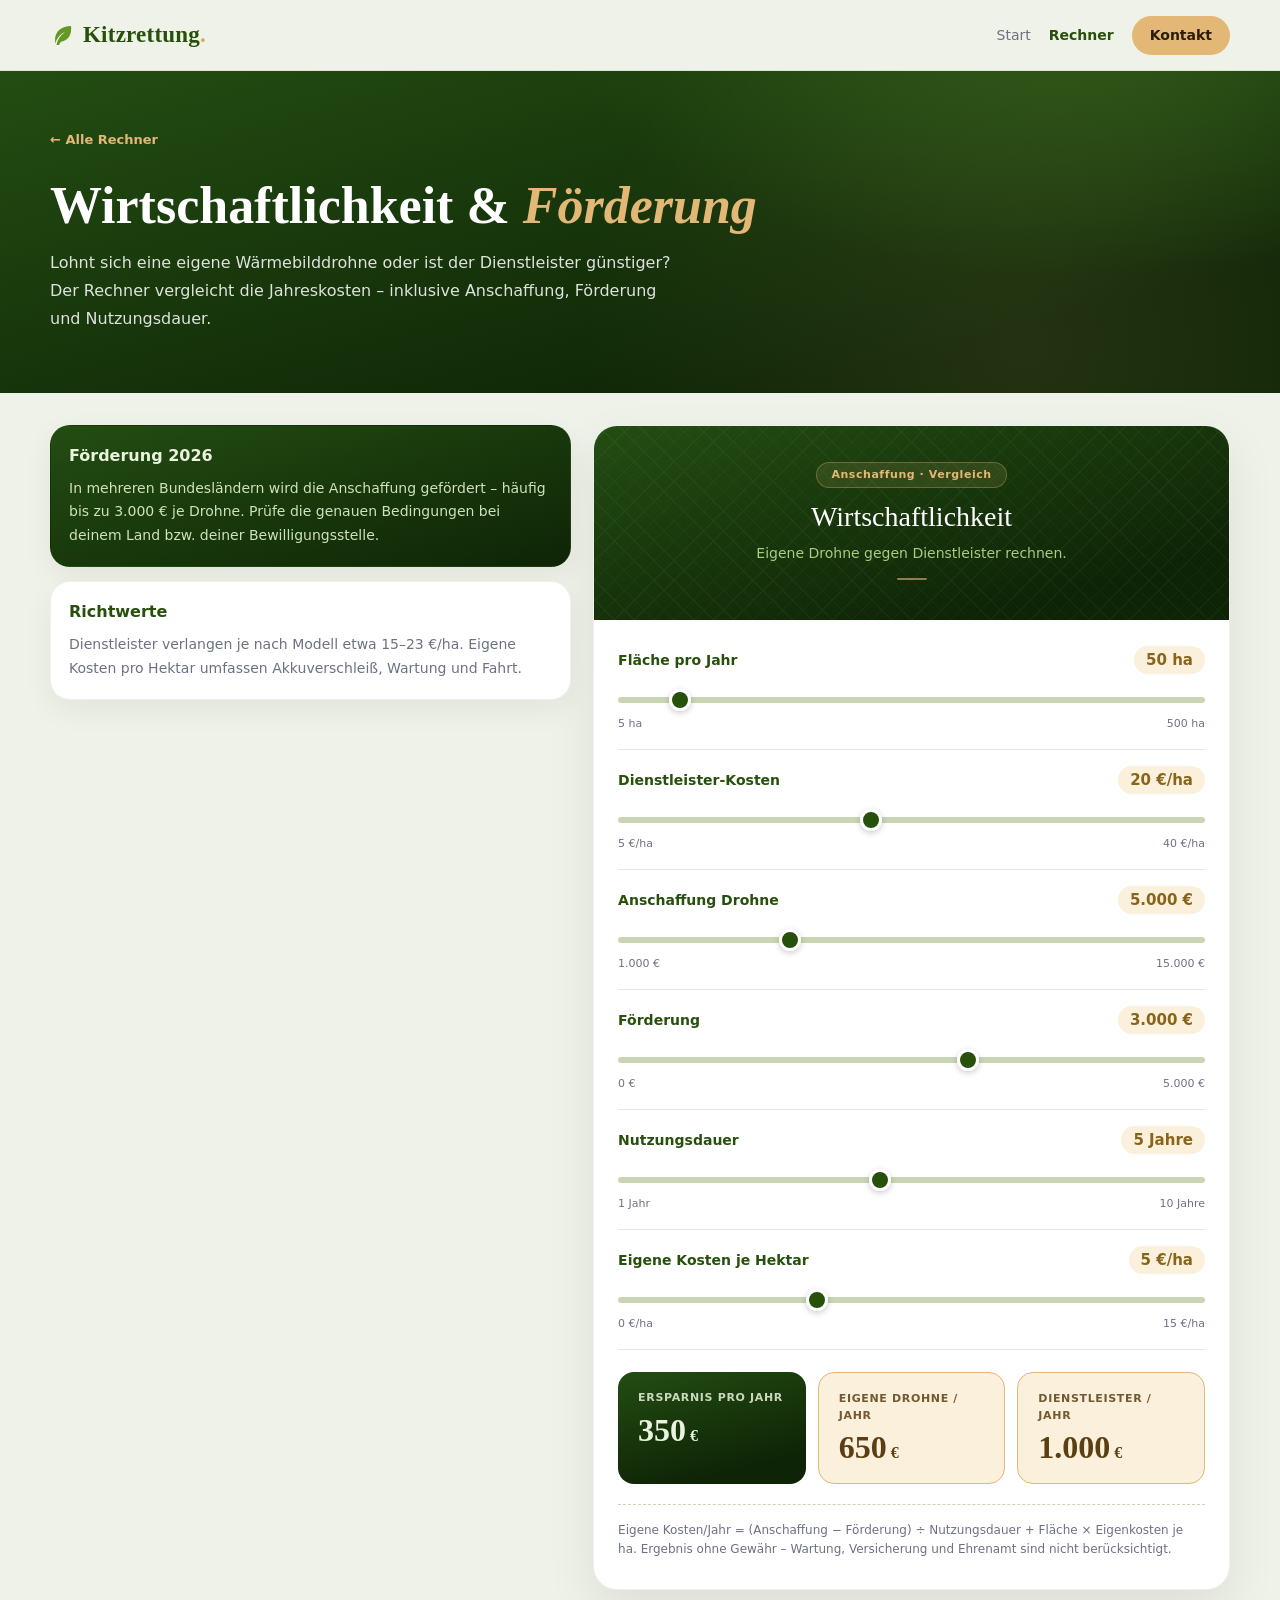
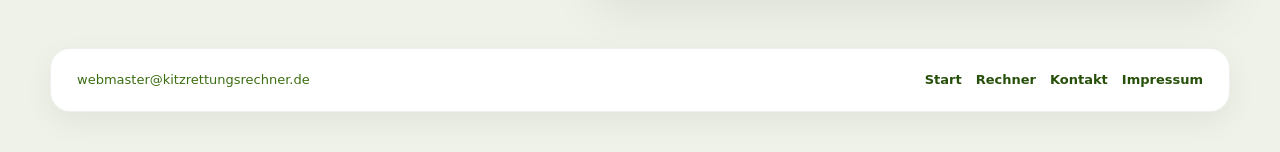
<file: wirtschaftlichkeit.html>
<!DOCTYPE html>
<html lang="de">
<head>
  <meta charset="UTF-8" />
  <meta name="viewport" content="width=device-width, initial-scale=1.0" />
  <title>Wirtschaftlichkeit & Förderung – Kitzrettung</title>
  <meta name="description" content="Lohnt sich eine eigene Wärmebilddrohne im Vergleich zum Dienstleister? Rechner mit Anschaffung, Förderung, Fläche pro Jahr und Kosten je Hektar." />
  <link rel="stylesheet" href="styles.css" />
</head>
<body>

  <header class="site-header" id="siteHeader">
    <div class="container nav">
      <a class="brand brand--logo" href="index.html">
        <svg class="leaf" viewBox="0 0 24 24" fill="currentColor" aria-hidden="true">
          <path d="M21 3C11.6 3 5 8.4 5 17c0 1.3.15 2.5.45 3.6.95-4.3 3.6-8.9 9.55-11.6-5.2 3.9-7.9 8.6-8.5 13H9c.5-1.2 1.2-2.3 2-3.3C19 17.4 22 10.6 21 3Z"/>
        </svg>
        <span class="logo-word">Kitzrettung<span class="dot-accent">.</span></span>
      </a>
      <nav class="nav-links">
        <a href="index.html">Start</a>
        <a href="rechner.html" class="active">Rechner</a>
        <a href="kontakt.html" class="nav-cta nav-cta--amber">Kontakt</a>
      </nav>
    </div>
  </header>

  <main id="top">

    <section class="subhero">
      <div class="container">
        <a class="subhero-back" href="rechner.html">← Alle Rechner</a>
        <h1 class="subhero-title">Wirtschaftlichkeit & <span class="it">Förderung</span></h1>
        <p class="subhero-lead">
          Lohnt sich eine eigene Wärmebilddrohne oder ist der Dienstleister günstiger? Der Rechner vergleicht die Jahreskosten – inklusive Anschaffung, Förderung und Nutzungsdauer.
        </p>
      </div>
    </section>

    <section class="section">
      <div class="container">

        <div class="fcalc-stage">
          <aside class="calculator-side">
            <div class="side-card side-highlight">
              <h3>Förderung 2026</h3>
              <p>In mehreren Bundesländern wird die Anschaffung gefördert – häufig bis zu 3.000&nbsp;€ je Drohne. Prüfe die genauen Bedingungen bei deinem Land bzw. deiner Bewilligungsstelle.</p>
            </div>
            <div class="side-card">
              <h3>Richtwerte</h3>
              <p>Dienstleister verlangen je nach Modell etwa 15–23&nbsp;€/ha. Eigene Kosten pro Hektar umfassen Akkuverschleiß, Wartung und Fahrt.</p>
            </div>
          </aside>

          <div class="fcalc-card">
            <div class="calc-hero">
              <div class="calc-pattern"></div>
              <div class="calc-hero-inner">
                <div class="calc-tag">Anschaffung · Vergleich</div>
                <div class="calc-title">Wirtschaftlichkeit</div>
                <div class="calc-sub">Eigene Drohne gegen Dienstleister rechnen.</div>
                <div class="calc-divider"></div>
              </div>
            </div>

            <div class="fcalc-body">

              <div class="ffield">
                <div class="ffield-label">
                  <span class="fl-name">Fläche pro Jahr</span>
                  <span class="fl-value"><span id="flaeche-val">50</span> ha</span>
                </div>
                <input type="range" id="flaeche" min="5" max="500" step="5" value="50" />
                <div class="fl-minmax"><span>5 ha</span><span>500 ha</span></div>
              </div>

              <div class="ffield">
                <div class="ffield-label">
                  <span class="fl-name">Dienstleister-Kosten</span>
                  <span class="fl-value"><span id="dienst-val">20</span> €/ha</span>
                </div>
                <input type="range" id="dienst" min="5" max="40" step="1" value="20" />
                <div class="fl-minmax"><span>5 €/ha</span><span>40 €/ha</span></div>
              </div>

              <div class="ffield">
                <div class="ffield-label">
                  <span class="fl-name">Anschaffung Drohne</span>
                  <span class="fl-value"><span id="ansch-val">5.000</span> €</span>
                </div>
                <input type="range" id="ansch" min="1000" max="15000" step="100" value="5000" />
                <div class="fl-minmax"><span>1.000 €</span><span>15.000 €</span></div>
              </div>

              <div class="ffield">
                <div class="ffield-label">
                  <span class="fl-name">Förderung</span>
                  <span class="fl-value"><span id="foerder-val">3.000</span> €</span>
                </div>
                <input type="range" id="foerder" min="0" max="5000" step="100" value="3000" />
                <div class="fl-minmax"><span>0 €</span><span>5.000 €</span></div>
              </div>

              <div class="ffield">
                <div class="ffield-label">
                  <span class="fl-name">Nutzungsdauer</span>
                  <span class="fl-value"><span id="jahre-val">5</span> Jahre</span>
                </div>
                <input type="range" id="jahre" min="1" max="10" step="1" value="5" />
                <div class="fl-minmax"><span>1 Jahr</span><span>10 Jahre</span></div>
              </div>

              <div class="ffield">
                <div class="ffield-label">
                  <span class="fl-name">Eigene Kosten je Hektar</span>
                  <span class="fl-value"><span id="eigen-val">5</span> €/ha</span>
                </div>
                <input type="range" id="eigen" min="0" max="15" step="1" value="5" />
                <div class="fl-minmax"><span>0 €/ha</span><span>15 €/ha</span></div>
              </div>

              <div class="fresults">
                <div class="fresult">
                  <div class="fr-label" id="erg-label">Ersparnis pro Jahr</div>
                  <div class="fr-value"><span id="res-ersparnis">350</span><span class="fr-unit"> €</span></div>
                </div>
                <div class="fresult secondary">
                  <div class="fr-label">Eigene Drohne / Jahr</div>
                  <div class="fr-value"><span id="res-eigen">650</span><span class="fr-unit"> €</span></div>
                </div>
                <div class="fresult secondary">
                  <div class="fr-label">Dienstleister / Jahr</div>
                  <div class="fr-value"><span id="res-dienst">1.000</span><span class="fr-unit"> €</span></div>
                </div>
              </div>

              <p class="fnote">
                Eigene Kosten/Jahr = (Anschaffung − Förderung) ÷ Nutzungsdauer + Fläche × Eigenkosten je ha. Ergebnis ohne Gewähr – Wartung, Versicherung und Ehrenamt sind nicht berücksichtigt.
              </p>

            </div>
          </div>
        </div>
      </div>
    </section>

  </main>

  <footer class="site-footer">
    <div class="container footer-shell">
      <div class="footer-copy">
        <a href="mailto:webmaster@kitzrettungsrechner.de">webmaster@kitzrettungsrechner.de</a>
      </div>
      <div class="footer-links">
        <a href="index.html">Start</a>
        <a href="rechner.html">Rechner</a>
        <a href="kontakt.html">Kontakt</a>
        <a href="impressum.html">Impressum</a>
      </div>
    </div>
  </footer>

  <script>
    function eur(n) {
      return n.toLocaleString('de-DE', { minimumFractionDigits: 0, maximumFractionDigits: 0 });
    }

    function berechnen() {
      const flaeche = parseFloat(document.getElementById('flaeche').value);
      const dienstHa = parseFloat(document.getElementById('dienst').value);
      const ansch = parseFloat(document.getElementById('ansch').value);
      const foerder = parseFloat(document.getElementById('foerder').value);
      const jahre = parseFloat(document.getElementById('jahre').value);
      const eigenHa = parseFloat(document.getElementById('eigen').value);

      const netto = Math.max(0, ansch - foerder);
      const eigenJahr = netto / jahre + flaeche * eigenHa;
      const dienstJahr = flaeche * dienstHa;
      const diff = dienstJahr - eigenJahr;

      document.getElementById('flaeche-val').textContent = eur(flaeche);
      document.getElementById('dienst-val').textContent = eur(dienstHa);
      document.getElementById('ansch-val').textContent = eur(ansch);
      document.getElementById('foerder-val').textContent = eur(foerder);
      document.getElementById('jahre-val').textContent = jahre;
      document.getElementById('eigen-val').textContent = eur(eigenHa);

      document.getElementById('res-eigen').textContent = eur(Math.round(eigenJahr));
      document.getElementById('res-dienst').textContent = eur(Math.round(dienstJahr));
      document.getElementById('erg-label').textContent = diff >= 0 ? 'Ersparnis pro Jahr' : 'Mehrkosten pro Jahr';
      document.getElementById('res-ersparnis').textContent = eur(Math.abs(Math.round(diff)));
    }

    ['flaeche', 'dienst', 'ansch', 'foerder', 'jahre', 'eigen'].forEach(id =>
      document.getElementById(id).addEventListener('input', berechnen)
    );
    berechnen();
  </script>

</body>
</html>
</file>
<file: styles.css>
:root {
  --bg-main: #eef2e8;
  --bg-card: #ffffff;
  --bg-soft: #f7f8f5;
  --text-main: #1f2937;
  --text-soft: #6b7280;
  --line: #e5e7eb;
  --line-strong: #c8d6b3;
  --green-dark: #27500A;
  --green-mid: #3B6D11;
  --green-light: #639922;
  --green-pale: #EAF3DE;
  --green-accent: #97C459;
  --orange-soft: #FAEEDA;
  --orange-line: #EF9F27;
  --red-soft: #FCEBEB;
  --red-line: #F09595;
  --blue-soft: #E6F1FB;
  --blue-strong: #185FA5;
  --thermal: #FF8A1F;
  --thermal-soft: #FFB347;
  --hero-deep: #0e2406;
  --sand: #E3B877;
  --sand-deep: #d4a85f;
  --shadow-lg: 0 20px 50px rgba(0,0,0,0.08);
  --shadow-md: 0 10px 30px rgba(0,0,0,0.06);
  --radius-xl: 28px;
  --radius-lg: 20px;
  --content-width: 1180px;
  --font-body: -apple-system, BlinkMacSystemFont, 'Segoe UI', system-ui, sans-serif;
  --font-display: Georgia, 'Times New Roman', serif;
}

*, *::before, *::after { box-sizing: border-box; margin: 0; padding: 0; }
html { scroll-behavior: smooth; }

body {
  font-family: var(--font-body);
  background: var(--bg-main);
  color: var(--text-main);
  -webkit-font-smoothing: antialiased;
  line-height: 1.5;
  min-height: 100vh;
  display: flex;
  flex-direction: column;
}

a { color: inherit; text-decoration: none; }

.container {
  width: min(calc(100% - 32px), var(--content-width));
  margin: 0 auto;
}

main { flex: 1; }

/* Header */
.site-header {
  position: sticky;
  top: 0;
  z-index: 40;
  backdrop-filter: blur(12px);
  background: rgba(238,242,232,0.88);
  border-bottom: 1px solid rgba(39,80,10,0.08);
}

.nav {
  min-height: 70px;
  display: flex;
  align-items: center;
  justify-content: space-between;
  gap: 20px;
}

.brand { display: flex; align-items: center; gap: 12px; }

.nav-links {
  display: flex; align-items: center;
  gap: 18px; flex-wrap: wrap; justify-content: flex-end;
}

.nav-links a { font-size: 14px; color: var(--text-soft); transition: color 0.15s; }
.nav-links a:hover,
.nav-links a.active { color: var(--green-dark); font-weight: 700; }

.nav-cta {
  padding: 9px 18px; border-radius: 999px;
  background: var(--green-dark); color: var(--green-pale) !important;
  font-weight: 700; transition: background 0.15s;
}
.nav-cta:hover { background: var(--green-light); }

/* Buttons */
.btn {
  display: inline-flex; align-items: center; justify-content: center;
  gap: 8px; min-height: 46px; padding: 0 20px;
  border-radius: 13px; font-size: 15px; font-weight: 700;
  font-family: var(--font-body);
  transition: transform 0.15s, background 0.15s;
  border: none; cursor: pointer;
}

.btn:hover { transform: translateY(-1px); }
.btn-primary { background: var(--green-dark); color: var(--green-pale); }
.btn-primary:hover { background: var(--green-light); }
/* Sections */
.section { padding: 32px 0; }
.section-head { margin-bottom: 18px; }

.section-kicker {
  font-size: 11px; font-weight: 700;
  text-transform: uppercase; letter-spacing: 0.08em;
  color: var(--green-light); margin-bottom: 8px;
}

.section-title {
  font-family: var(--font-display);
  font-size: clamp(22px, 2.6vw, 32px);
  line-height: 1.15; color: var(--green-dark);
}

.section-text {
  margin-top: 10px; max-width: 68ch;
  font-size: 15px; color: var(--text-soft); line-height: 1.75;
}

/* Info Grid */
.info-grid { display: grid; grid-template-columns: repeat(3, 1fr); gap: 16px; }

.info-card {
  background: var(--bg-card); border-radius: var(--radius-lg);
  box-shadow: var(--shadow-md); border: 1px solid rgba(39,80,10,0.08);
  padding: 22px;
}

.info-icon {
  width: 44px; height: 44px; border-radius: 13px;
  background: var(--green-pale); color: var(--green-mid);
  display: flex; align-items: center; justify-content: center;
  font-size: 20px; margin-bottom: 13px;
}

.info-card h3 { font-size: 16px; color: var(--green-dark); margin-bottom: 7px; }
.info-card p { font-size: 14px; color: var(--text-soft); line-height: 1.7; }

/* Link cards (overview pages) */
.card-grid { display: grid; grid-template-columns: repeat(auto-fit, minmax(260px, 1fr)); gap: 18px; }

.link-card {
  display: flex; flex-direction: column;
  background: var(--bg-card); border-radius: var(--radius-lg);
  box-shadow: var(--shadow-md); border: 1px solid rgba(39,80,10,0.08);
  padding: 26px; transition: transform 0.15s, box-shadow 0.15s;
}

.link-card:hover { transform: translateY(-3px); box-shadow: var(--shadow-lg); }

.link-card .info-icon { font-size: 22px; }
.link-card h3 { font-size: 18px; color: var(--green-dark); margin-bottom: 8px; }
.link-card p { font-size: 14px; color: var(--text-soft); line-height: 1.7; flex: 1; }

.link-card .card-arrow {
  margin-top: 16px; font-size: 14px; font-weight: 700; color: var(--green-mid);
  display: inline-flex; align-items: center; gap: 6px;
}

.link-card:hover .card-arrow { color: var(--green-light); }

/* Calculator (donation) */
.calculator-shell {
  background: linear-gradient(180deg, #f6f9f1 0%, #eef2e8 100%);
  border-top: 1px solid rgba(39,80,10,0.06);
  border-bottom: 1px solid rgba(39,80,10,0.06);
}

.calculator-stage {
  display: grid; grid-template-columns: 0.9fr 1.1fr;
  gap: 22px; align-items: start;
}

.calculator-side { position: sticky; top: 88px; display: grid; gap: 14px; }

.side-card {
  background: var(--bg-card); border-radius: var(--radius-lg);
  box-shadow: var(--shadow-md); border: 1px solid rgba(39,80,10,0.08);
  padding: 18px;
}

.side-card h3 { font-size: 16px; color: var(--green-dark); margin-bottom: 9px; }
.side-card p, .side-card li { font-size: 14px; color: var(--text-soft); line-height: 1.7; }
.side-card ul { padding-left: 17px; display: grid; gap: 5px; }

.side-highlight { background: linear-gradient(160deg, var(--green-dark), #1a3a06); }
.side-highlight h3 { color: var(--green-pale); }
.side-highlight p { color: #d5e6c4; }

.calculator-card {
  background: var(--bg-card); border-radius: 24px;
  overflow: hidden; box-shadow: var(--shadow-lg);
  border: 1px solid rgba(39,80,10,0.08);
}

.calculator-wrap { padding: 0 0 2.5rem; }

.calc-hero {
  text-align: center;
  background: linear-gradient(160deg, #2e5e0e 0%, #1a3a06 100%);
  padding: 2.2rem 2rem 2.5rem;
  position: relative; overflow: hidden;
}

.calc-pattern {
  position: absolute; inset: 0; opacity: 0.04;
  background-image:
    repeating-linear-gradient(45deg, #EAF3DE 0px, #EAF3DE 1px, transparent 1px, transparent 14px),
    repeating-linear-gradient(-45deg, #EAF3DE 0px, #EAF3DE 1px, transparent 1px, transparent 14px);
}

.calc-hero-inner { position: relative; }

.calc-tag {
  display: inline-block;
  background: rgba(255,255,255,0.12); color: #C0DD97;
  font-size: 11px; padding: 4px 14px; border-radius: 99px;
  margin-bottom: 12px; letter-spacing: 0.05em; font-weight: 700;
  border: 1px solid rgba(255,255,255,0.1);
}

.calc-title {
  font-family: var(--font-display);
  font-size: 28px; color: var(--green-pale); line-height: 1.2;
}

.calc-sub { font-size: 14px; color: #a8cc80; margin-top: 8px; line-height: 1.6; }

.calc-divider {
  width: 30px; height: 2px;
  background: var(--green-accent);
  margin: 14px auto 0; border-radius: 2px; opacity: 0.6;
}

.form-wrap {
  background: #fff; border-radius: 14px;
  padding: 1.5rem 1.25rem 0;
  margin: -22px 1rem 0;
  box-shadow: 0 8px 24px rgba(0,0,0,0.07);
  position: relative;
}

.steps { display: flex; flex-direction: column; }

.step-row {
  display: flex; gap: 16px; align-items: flex-start;
  padding: 1rem 0; border-bottom: 1px solid var(--line);
}

.step-row:last-child { border-bottom: none; }

.step-num {
  width: 26px; height: 26px; border-radius: 50%;
  background: var(--green-pale); color: var(--green-mid);
  font-size: 12px; font-weight: 700;
  display: flex; align-items: center; justify-content: center;
  flex-shrink: 0; margin-top: 4px;
  border: 1.5px solid #C0DD97;
}

.step-body { flex: 1; min-width: 0; }
.step-label { font-size: 13px; color: var(--text-soft); margin-bottom: 8px; }

.field-row { display: grid; grid-template-columns: 1fr 1fr; gap: 10px; }

input[type="number"],
input[type="text"],
input[type="email"],
select,
textarea {
  width: 100%; min-height: 44px; padding: 0 12px;
  border: 1px solid var(--line-strong); border-radius: 8px;
  background: #fff; color: #1a1a1a;
  font-size: 14px; font-family: var(--font-body);
  outline: none; appearance: none; -webkit-appearance: none;
  transition: border-color 0.15s, box-shadow 0.15s;
}

textarea { min-height: 110px; padding: 11px 12px; resize: vertical; }

input:focus, select:focus, textarea:focus {
  border-color: var(--green-light);
  box-shadow: 0 0 0 3px rgba(99,153,34,0.14);
}

.calc-btn {
  width: calc(100% - 2.5rem);
  margin: 1.4rem 1.25rem 0;
  height: 48px; background: var(--green-dark);
  border-radius: 12px;
  display: flex; align-items: center; justify-content: center; gap: 10px;
  cursor: pointer; transition: background 0.15s, transform 0.15s;
  user-select: none; border: none;
}

.calc-btn:hover { background: var(--green-light); }
.calc-btn:active { transform: scale(0.99); }

.calc-btn-text {
  font-size: 15px; font-weight: 700;
  font-family: var(--font-body); color: var(--green-pale);
}

.calc-btn-arrow {
  width: 22px; height: 22px; border-radius: 50%;
  background: rgba(234,243,222,0.18);
  display: flex; align-items: center; justify-content: center;
  color: var(--green-pale); font-size: 13px;
}

.error {
  font-size: 13px; color: #A32D2D;
  background: var(--red-soft); border: 1px solid var(--red-line);
  border-radius: 8px; padding: 8px 12px;
  margin: 10px 1.25rem 0; display: none;
}

.error.on { display: block; }

.results-label {
  font-size: 11px; font-weight: 700; color: var(--text-soft);
  letter-spacing: 0.07em; text-transform: uppercase;
  margin: 1.75rem 1.25rem 0.7rem; display: none;
}

.results-label.on { display: block; }

.results {
  display: none; flex-direction: column; gap: 10px;
  padding: 0 1.25rem;
}

.results.on { display: flex; }

/* Stufen */
.stufe-card { border-radius: 16px; border: 1px solid; overflow: hidden; background: #fff; }

.stufe-basis { border-color: var(--red-line); }
.stufe-basis .s-hd { background: var(--red-soft); }
.stufe-basis .s-badge { background: #F7C1C1; color: #791F1F; }
.stufe-basis .s-ha, .stufe-basis .s-total { color: #A32D2D; }

.stufe-empf { border-color: var(--orange-line); }
.stufe-empf .s-hd { background: var(--orange-soft); }
.stufe-empf .s-badge { background: #FAC775; color: #633806; }
.stufe-empf .s-ha, .stufe-empf .s-total { color: #854F0B; }

.stufe-unts { border-color: var(--green-mid); border-width: 2px; }
.stufe-unts .s-hd { background: var(--green-dark); padding: 1rem 1.25rem; }
.stufe-unts .s-badge { background: var(--green-pale); color: var(--green-dark); }
.stufe-unts .s-ha { color: var(--green-accent); }
.stufe-unts .s-total { color: var(--green-pale); font-size: 24px; }

.rec-pill {
  font-size: 10px; background: var(--green-light); color: var(--green-pale);
  padding: 2px 9px; border-radius: 99px; margin-left: 4px; font-weight: 700;
}

.s-hd {
  display: flex; align-items: center; justify-content: space-between;
  padding: 0.8rem 1.25rem; gap: 12px;
}

.s-hd-left { display: flex; align-items: center; gap: 8px; flex-wrap: wrap; }
.s-badge { font-size: 11px; font-weight: 700; padding: 3px 10px; border-radius: 99px; }
.s-ha { font-size: 12px; font-weight: 700; }
.s-total { font-size: 20px; font-weight: 800; white-space: nowrap; }

.s-body {
  background: #fff; padding: 0.7rem 1.25rem;
  border-top: 1px solid var(--line);
  display: grid; grid-template-columns: 1fr 1fr;
}

.pay-row { display: flex; align-items: flex-start; gap: 10px; padding: 8px 0; }
.pay-row:first-child { padding-right: 16px; border-right: 1px solid var(--line); }
.pay-row:last-child { padding-left: 16px; }

.pay-icon {
  width: 27px; height: 27px; border-radius: 9px;
  display: flex; align-items: center; justify-content: center;
  font-size: 13px; flex-shrink: 0; margin-top: 1px;
}

.pay-icon.bar { background: var(--orange-soft); }
.pay-icon.bank { background: var(--blue-soft); }

.pay-name { font-size: 12px; font-weight: 700; color: var(--text-main); }
.pay-desc { font-size: 11px; color: var(--text-soft); margin-top: 2px; line-height: 1.5; }
.pay-amount { font-size: 16px; font-weight: 800; margin-top: 4px; }
.bar-color { color: #854F0B; }
.bank-color { color: var(--blue-strong); }

.bdown {
  background: var(--bg-soft); border-top: 1px solid var(--line);
  padding: 7px 1.25rem; display: flex; flex-direction: column; gap: 2px;
}

.bd { font-size: 11px; color: var(--text-soft); }

/* Flight-planning calculator */
.fcalc-stage {
  display: grid; grid-template-columns: 0.9fr 1.1fr;
  gap: 22px; align-items: start;
}

.fcalc-card {
  background: var(--bg-card); border-radius: 24px;
  overflow: hidden; box-shadow: var(--shadow-lg);
  border: 1px solid rgba(39,80,10,0.08);
}

.fcalc-body { padding: 1.6rem 1.5rem 1.8rem; }

.ffield { padding: 1rem 0; border-bottom: 1px solid var(--line); }
.ffield:first-child { padding-top: 0; }

.ffield-label {
  display: flex; align-items: baseline; justify-content: space-between;
  gap: 12px; margin-bottom: 12px;
}

.ffield-label .fl-name { font-size: 14px; font-weight: 700; color: var(--green-dark); }
.ffield-label .fl-value {
  font-size: 15px; font-weight: 800; color: var(--green-mid);
  background: var(--green-pale); padding: 3px 12px; border-radius: 99px;
  white-space: nowrap;
}

input[type="range"] {
  -webkit-appearance: none; appearance: none;
  width: 100%; height: 6px; border-radius: 99px;
  background: var(--line-strong); outline: none; cursor: pointer;
}

input[type="range"]::-webkit-slider-thumb {
  -webkit-appearance: none; appearance: none;
  width: 22px; height: 22px; border-radius: 50%;
  background: var(--green-dark); border: 3px solid #fff;
  box-shadow: 0 2px 6px rgba(0,0,0,0.2); cursor: pointer;
}

input[type="range"]::-moz-range-thumb {
  width: 22px; height: 22px; border-radius: 50%;
  background: var(--green-dark); border: 3px solid #fff;
  box-shadow: 0 2px 6px rgba(0,0,0,0.2); cursor: pointer;
}

.fl-minmax {
  display: flex; justify-content: space-between;
  font-size: 11px; color: var(--text-soft); margin-top: 6px;
}

.fradio-group { display: grid; grid-template-columns: repeat(auto-fit, minmax(110px, 1fr)); gap: 8px; }

.fradio {
  position: relative; display: flex; align-items: center; justify-content: center;
  text-align: center; min-height: 42px; padding: 6px 10px;
  border: 1px solid var(--line-strong); border-radius: 10px;
  background: #fff; font-size: 13px; font-weight: 700; color: var(--text-main);
  cursor: pointer; transition: border-color 0.15s, background 0.15s, color 0.15s;
}

.fradio input { position: absolute; opacity: 0; inset: 0; cursor: pointer; }
.fradio:hover { border-color: var(--green-light); }
.fradio.checked { background: var(--green-dark); border-color: var(--green-dark); color: var(--green-pale); }

.fresults {
  margin-top: 1.4rem; display: grid; gap: 12px;
  grid-template-columns: repeat(auto-fit, minmax(160px, 1fr));
}

.fresult {
  background: linear-gradient(160deg, #2e5e0e 0%, #1a3a06 100%);
  color: var(--green-pale); border-radius: 16px; padding: 18px 20px;
}

.fresult.secondary {
  background: var(--green-pale); color: var(--green-dark);
  border: 1px solid var(--line-strong);
}

.fresult .fr-label {
  font-size: 11px; text-transform: uppercase; letter-spacing: 0.06em;
  font-weight: 700; opacity: 0.85;
}

.fresult .fr-value {
  font-family: var(--font-display);
  font-size: 32px; font-weight: 700; margin-top: 6px; line-height: 1.1;
}

.fresult .fr-unit { font-size: 16px; font-weight: 600; }

.fnote {
  margin-top: 1.2rem; font-size: 12px; color: var(--text-soft);
  line-height: 1.65; padding-top: 1rem; border-top: 1px dashed var(--line-strong);
}

/* FAQ */
.split-grid { display: grid; grid-template-columns: 1fr 1fr; gap: 20px; }
.faq-list { display: grid; gap: 12px; }

details {
  background: var(--bg-card); border: 1px solid rgba(39,80,10,0.08);
  border-radius: 15px; box-shadow: var(--shadow-md); padding: 15px 18px;
}

summary {
  cursor: pointer; list-style: none;
  font-size: 15px; font-weight: 700; color: var(--green-dark);
  display: flex; align-items: center; justify-content: space-between; gap: 10px;
}

summary::after {
  content: "+"; font-size: 18px; font-weight: 400;
  color: var(--green-light); flex-shrink: 0; transition: transform 0.2s;
}

details[open] summary::after { transform: rotate(45deg); }
summary::-webkit-details-marker { display: none; }

details p { margin-top: 11px; color: var(--text-soft); font-size: 14px; line-height: 1.75; }

/* Kontakt */
.contact-wrap {
  background: linear-gradient(180deg, #fff 0%, #f8fbf4 100%);
  border-radius: var(--radius-xl); box-shadow: var(--shadow-lg);
  border: 1px solid rgba(39,80,10,0.08); padding: 32px;
}

.contact-grid { display: grid; grid-template-columns: 0.9fr 1.1fr; gap: 24px; align-items: start; }

.contact-points { display: grid; gap: 10px; margin-top: 18px; }

.contact-point {
  background: #fff; border: 1px solid var(--line);
  border-radius: 13px; padding: 13px 15px;
}

.contact-point strong { display: block; margin-bottom: 3px; color: var(--green-dark); font-size: 13px; }
.contact-point span { display: block; color: var(--text-soft); font-size: 13px; line-height: 1.6; }
.contact-point a { color: var(--green-mid); text-decoration: underline; text-underline-offset: 2px; }

.form-grid { display: grid; gap: 11px; }
.form-row-2 { display: grid; grid-template-columns: 1fr 1fr; gap: 11px; }
.form-note { font-size: 12px; color: var(--text-soft); line-height: 1.6; }

/* Imprint */
.imprint-card {
  background: var(--bg-card);
  border-radius: var(--radius-xl);
  box-shadow: var(--shadow-lg);
  border: 1px solid rgba(39,80,10,0.08);
  padding: 40px;
  max-width: 620px;
}

.imprint-card h1 {
  font-family: var(--font-display);
  font-size: clamp(26px, 3vw, 38px);
  line-height: 1.15;
  color: var(--green-dark);
  margin-bottom: 28px;
}

.block { padding: 20px 0; border-top: 1px solid var(--line); }
.block:first-of-type { border-top: none; padding-top: 0; }

.block h2 {
  font-size: 13px; font-weight: 700;
  text-transform: uppercase; letter-spacing: 0.06em;
  color: var(--green-mid); margin-bottom: 10px;
}

.block p { font-size: 15px; color: var(--text-main); line-height: 1.75; }
.block p + p { margin-top: 8px; }
.block a { color: var(--green-mid); text-decoration: underline; text-underline-offset: 2px; }

.note {
  margin-top: 28px; padding: 16px 18px;
  background: var(--bg-main); border-radius: 12px;
  border: 1px solid var(--line-strong);
}

.note p { font-size: 13px; color: var(--text-soft); line-height: 1.75; }

/* Footer */
.site-footer { padding: 26px 0 40px; }

.footer-shell {
  background: var(--bg-card); border-radius: 20px;
  box-shadow: var(--shadow-md); border: 1px solid rgba(39,80,10,0.08);
  padding: 20px 26px;
  display: flex; align-items: center; justify-content: space-between;
  gap: 20px; flex-wrap: wrap;
}

.footer-copy { font-size: 13px; color: var(--text-soft); line-height: 1.7; }
.footer-copy a { color: var(--green-mid); }

.footer-links { display: flex; gap: 14px; flex-wrap: wrap; }
.footer-links a { font-size: 13px; color: var(--green-dark); font-weight: 700; transition: color 0.15s; }
.footer-links a:hover { color: var(--green-light); }

/* Responsive */
@media (max-width: 1080px) {
  .calculator-stage, .fcalc-stage, .split-grid, .contact-grid { grid-template-columns: 1fr; }
  .calculator-side { position: static; }
}

@media (max-width: 760px) {
  .container { width: min(calc(100% - 20px), var(--content-width)); }
  .nav { flex-direction: column; align-items: flex-start; padding: 12px 0; }
  .nav-links { width: 100%; justify-content: flex-start; }
  .hero-copy, .hero-panel { padding: 22px; }
  .info-grid, .form-row-2 { grid-template-columns: 1fr; }
  .calc-title { font-size: 24px; }
  .field-row, .s-body { grid-template-columns: 1fr; }
  .pay-row:first-child { padding-right: 0; border-right: none; border-bottom: 1px solid var(--line); }
  .pay-row:last-child { padding-left: 0; }
  .s-hd { flex-direction: column; align-items: flex-start; }
  .s-total { white-space: normal; }
  .form-wrap { margin: -18px 0.75rem 0; padding: 1.25rem 1rem 0; }
  .calc-btn { width: calc(100% - 1.5rem); margin-left: 0.75rem; margin-right: 0.75rem; }
  .results { padding: 0 0.75rem; }
  .imprint-card { padding: 24px; }
}

/* ============================================================
   Homepage (photo template)
   ============================================================ */

/* Transparent header over the photo, solid on scroll */
body.home .site-header {
  position: fixed; left: 0; right: 0;
  background: transparent; border-bottom: 1px solid transparent;
  backdrop-filter: none;
  transition: background .25s ease, backdrop-filter .25s ease, border-color .25s ease, box-shadow .25s ease;
}
body.home .site-header .logo-word { color: #fff; }
body.home .site-header .leaf { color: var(--sand); }
body.home .site-header .nav-links a { color: rgba(255,255,255,0.88); }
body.home .site-header .nav-links a:hover,
body.home .site-header .nav-links a.active { color: #fff; }

body.home.scrolled .site-header {
  background: rgba(247,248,245,0.92);
  backdrop-filter: blur(12px);
  border-bottom-color: rgba(39,80,10,0.08);
  box-shadow: 0 4px 20px rgba(0,0,0,0.05);
}
body.home.scrolled .site-header .logo-word { color: var(--green-dark); }
body.home.scrolled .site-header .leaf { color: var(--green-light); }
body.home.scrolled .site-header .nav-links a { color: var(--text-soft); }
body.home.scrolled .site-header .nav-links a:hover,
body.home.scrolled .site-header .nav-links a.active { color: var(--green-dark); }

/* Serif logo */
.brand--logo { gap: 9px; align-items: center; }
.brand--logo .leaf { width: 24px; height: 24px; flex-shrink: 0; color: var(--green-light); }
.logo-word { font-family: var(--font-display); font-size: 23px; font-weight: 700; letter-spacing: 0.01em; color: var(--green-dark); }
.logo-word .dot-accent { color: var(--sand-deep); }

.nav-cta--amber { background: var(--sand); color: #2a1c06 !important; }
.nav-cta--amber:hover { background: var(--sand-deep); }

/* Photo hero */
.photo-hero {
  position: relative;
  background: url("assets/hero-meadow.jpg") center 35% / cover no-repeat;
  padding: 150px 0 64px;
  overflow: hidden;
}
.photo-hero::before {
  content: ""; position: absolute; inset: 0;
  background:
    linear-gradient(90deg, rgba(16,26,10,0.62) 0%, rgba(16,26,10,0.30) 44%, rgba(16,26,10,0.04) 72%),
    linear-gradient(180deg, rgba(16,26,10,0.42) 0%, rgba(16,26,10,0) 26%, rgba(16,26,10,0.18) 100%);
}
.photo-hero > * { position: relative; z-index: 1; }

.ph-inner { max-width: 680px; }

.ph-eyebrow {
  display: inline-flex; align-items: center; gap: 9px;
  padding: 7px 16px; border-radius: 999px;
  border: 1px solid rgba(255,255,255,0.4);
  background: rgba(255,255,255,0.08); backdrop-filter: blur(4px);
  color: #fff; font-size: 12px; font-weight: 700; letter-spacing: 0.16em; text-transform: uppercase;
}
.ph-eyebrow .dot { width: 7px; height: 7px; border-radius: 50%; background: var(--sand); }

.ph-title {
  margin-top: 22px;
  font-family: var(--font-display);
  font-size: clamp(40px, 6.2vw, 78px);
  line-height: 1.03; color: #fff; letter-spacing: -0.01em;
  text-shadow: 0 2px 30px rgba(0,0,0,0.28);
}
.ph-title .it { font-style: italic; color: var(--sand); }

.ph-lead {
  margin-top: 22px; max-width: 50ch;
  font-size: 18px; line-height: 1.7; color: rgba(255,255,255,0.92);
  text-shadow: 0 1px 12px rgba(0,0,0,0.32);
}

.ph-actions { display: flex; flex-wrap: wrap; gap: 14px; margin-top: 30px; }
.btn-amber { background: var(--sand); color: #2a1c06; box-shadow: 0 12px 30px rgba(0,0,0,0.22); }
.btn-amber:hover { background: var(--sand-deep); }
.btn-ghost-light { background: rgba(255,255,255,0.1); border: 1px solid rgba(255,255,255,0.55) !important; color: #fff; backdrop-filter: blur(4px); }
.btn-ghost-light:hover { background: rgba(255,255,255,0.2); }

/* Embedded calculator cards */
.ph-cards {
  display: grid; grid-template-columns: 1.05fr 0.95fr; gap: 20px;
  margin-top: 50px; align-items: stretch;
}
.ph-card { border-radius: var(--radius-lg); padding: 26px; box-shadow: 0 30px 60px rgba(0,0,0,0.32); }
.ph-card-input { background: rgba(255,255,255,0.97); backdrop-filter: blur(6px); }
.ph-card-plan {
  background: linear-gradient(165deg, #234d12, #14300a);
  color: var(--green-pale); position: relative; overflow: hidden;
  display: flex; flex-direction: column;
}
.ph-card-plan::after {
  content: ""; position: absolute; right: -50px; top: -50px;
  width: 200px; height: 200px; border-radius: 50%;
  background: radial-gradient(circle, rgba(227,184,119,0.22), transparent 70%);
}

.ph-card-kicker { font-size: 11px; font-weight: 800; letter-spacing: 0.1em; text-transform: uppercase; color: var(--green-light); }
.ph-card-kicker.amber { color: var(--sand); }
.ph-card-title { font-family: var(--font-display); font-size: 25px; color: var(--green-dark); margin-top: 6px; }
.ph-card-title.light { color: #fff; }

.ph-form { margin-top: 18px; display: grid; gap: 14px; }
.ph-form label { display: block; font-size: 12px; font-weight: 700; color: var(--text-soft); }
.ph-form input, .ph-form select { margin-top: 6px; }
.ph-form-2 { display: grid; grid-template-columns: 1fr 1fr; gap: 12px; }

.plan-body { position: relative; z-index: 1; margin-top: 16px; flex: 1; display: flex; flex-direction: column; }
.plan-rec-label { font-size: 12px; color: #bcd3a4; text-transform: uppercase; letter-spacing: 0.06em; font-weight: 700; }
.plan-total { font-family: var(--font-display); font-size: 46px; line-height: 1; margin-top: 8px; color: #fff; }
.plan-split { display: grid; grid-template-columns: 1fr 1fr; gap: 12px; margin-top: 18px; }
.plan-split > div { background: rgba(255,255,255,0.07); border: 1px solid rgba(255,255,255,0.12); border-radius: 12px; padding: 12px 14px; }
.plan-split b { display: block; font-size: 18px; font-weight: 800; color: var(--sand); }
.plan-split small { display: block; font-size: 11px; color: #bcd3a4; margin-top: 3px; line-height: 1.4; }
.plan-link { margin-top: auto; padding-top: 18px; font-size: 13px; font-weight: 700; color: var(--sand); }
.plan-link:hover { color: #fff; }

/* Closing CTA */
.home-cta {
  position: relative; overflow: hidden;
  background: linear-gradient(150deg, var(--green-dark), #16310a);
  border-radius: var(--radius-xl); padding: 44px; color: var(--green-pale);
  display: flex; align-items: center; justify-content: space-between;
  gap: 26px; flex-wrap: wrap; box-shadow: var(--shadow-lg);
}
.home-cta::after {
  content: ""; position: absolute; right: -60px; top: -60px;
  width: 240px; height: 240px; border-radius: 50%;
  background: radial-gradient(circle, rgba(227,184,119,0.22), transparent 70%);
}
.home-cta-text { position: relative; z-index: 1; }
.home-cta h2 { font-family: var(--font-display); font-size: clamp(24px, 3vw, 34px); color: #fff; }
.home-cta p { margin-top: 8px; color: #cfe2bb; font-size: 15px; max-width: 46ch; }
.home-cta .ph-actions { position: relative; z-index: 1; margin-top: 0; }

@media (max-width: 1080px) {
  .ph-cards { grid-template-columns: 1fr; }
}
@media (max-width: 760px) {
  .photo-hero { padding-top: 112px; }
  .ph-card { padding: 20px; }
  .home-cta { padding: 28px; }
}

/* ============================================================
   Shared elegant treatment (all pages)
   ============================================================ */

/* Subpage hero band */
.subhero {
  position: relative; overflow: hidden;
  background:
    radial-gradient(900px 480px at 85% -25%, #2c5a16 0%, transparent 60%),
    linear-gradient(165deg, #234d12 0%, var(--hero-deep) 80%);
  color: var(--green-pale);
  padding: 56px 0 60px;
}
.subhero::before {
  content: ""; position: absolute; inset: 0;
  background: radial-gradient(circle at 80% 85%, rgba(227,184,119,0.10), transparent 42%);
  pointer-events: none;
}
.subhero > * { position: relative; z-index: 1; }

.subhero-back { display: inline-block; margin-bottom: 10px; font-size: 13px; font-weight: 700; color: var(--sand); }
.subhero-back:hover { color: #fff; }

.subhero-eyebrow {
  display: inline-flex; align-items: center; gap: 9px;
  padding: 7px 15px; border-radius: 999px;
  border: 1px solid rgba(227,184,119,0.4); background: rgba(227,184,119,0.10);
  color: var(--sand); font-size: 12px; font-weight: 800; letter-spacing: 0.12em; text-transform: uppercase;
}
.subhero-eyebrow .dot { width: 7px; height: 7px; border-radius: 50%; background: var(--sand); }

.subhero-title {
  margin-top: 18px; font-family: var(--font-display);
  font-size: clamp(30px, 4.2vw, 52px); line-height: 1.06; color: #fff;
}
.subhero-title .it { font-style: italic; color: var(--sand); }

.subhero-lead { margin-top: 16px; max-width: 62ch; font-size: 16px; line-height: 1.75; color: rgba(255,255,255,0.86); }
.subhero .ph-actions { margin-top: 26px; }

/* Numbered / icon tiles in the warmer palette */
.info-icon { background: var(--green-dark); color: var(--sand); }

/* Spendenstufen – elegante Palette (creme → sand → grün) */
.stufe-basis { border-color: #e6dcc8; }
.stufe-basis .s-hd { background: #f5efe3; }
.stufe-basis .s-badge { background: #e7dcc4; color: #6b5526; }
.stufe-basis .s-ha, .stufe-basis .s-total { color: #6b5526; }

.stufe-empf { border-color: var(--sand); }
.stufe-empf .s-hd { background: #faf0db; }
.stufe-empf .s-badge { background: var(--sand); color: #5b3f12; }
.stufe-empf .s-ha, .stufe-empf .s-total { color: #8a6418; }

.stufe-unts { border-color: var(--green-mid); border-width: 2px; }
.stufe-unts .s-hd { background: var(--green-dark); }
.stufe-unts .s-badge { background: var(--sand); color: #2a1c06; }
.stufe-unts .s-ha { color: var(--sand); }
.stufe-unts .s-total { color: #fff; }

.rec-pill { background: var(--sand); color: #2a1c06; }

.pay-icon.bar { background: #faf0db; }
.pay-icon.bank { background: var(--green-pale); }
.bar-color { color: #8a6418; }
.bank-color { color: var(--green-mid); }

/* Side highlight uses the same deep green as elsewhere */
.side-highlight { background: linear-gradient(165deg, #234d12, var(--hero-deep)); }
.side-highlight p { color: #cfe2bb; }

/* Calculator card hero -> consistent deep green */
.calc-hero { background: linear-gradient(165deg, #234d12 0%, var(--hero-deep) 80%); }
.calc-tag { color: var(--sand); border-color: rgba(227,184,119,0.3); background: rgba(227,184,119,0.12); }
.calc-title { color: #fff; }
.calc-divider { background: var(--sand); }

/* Flight-calc result accents -> sand */
.fresult { background: linear-gradient(165deg, #234d12 0%, var(--hero-deep) 80%); }
.fresult.secondary { background: #faf0db; border-color: var(--sand); color: #5b3f12; }
.ffield-label .fl-value { background: #faf0db; color: #8a6418; }
input[type="range"]::-webkit-slider-thumb { background: var(--green-dark); }
input[type="range"]::-moz-range-thumb { background: var(--green-dark); }
.fradio.checked { background: var(--green-dark); border-color: var(--green-dark); color: var(--sand); }

/* SVG icons replace emojis */
.info-icon svg { width: 24px; height: 24px; }
.pay-icon svg { width: 15px; height: 15px; }
.pay-icon.bar { color: #8a6418; }
.pay-icon.bank { color: var(--green-mid); }
</file>
